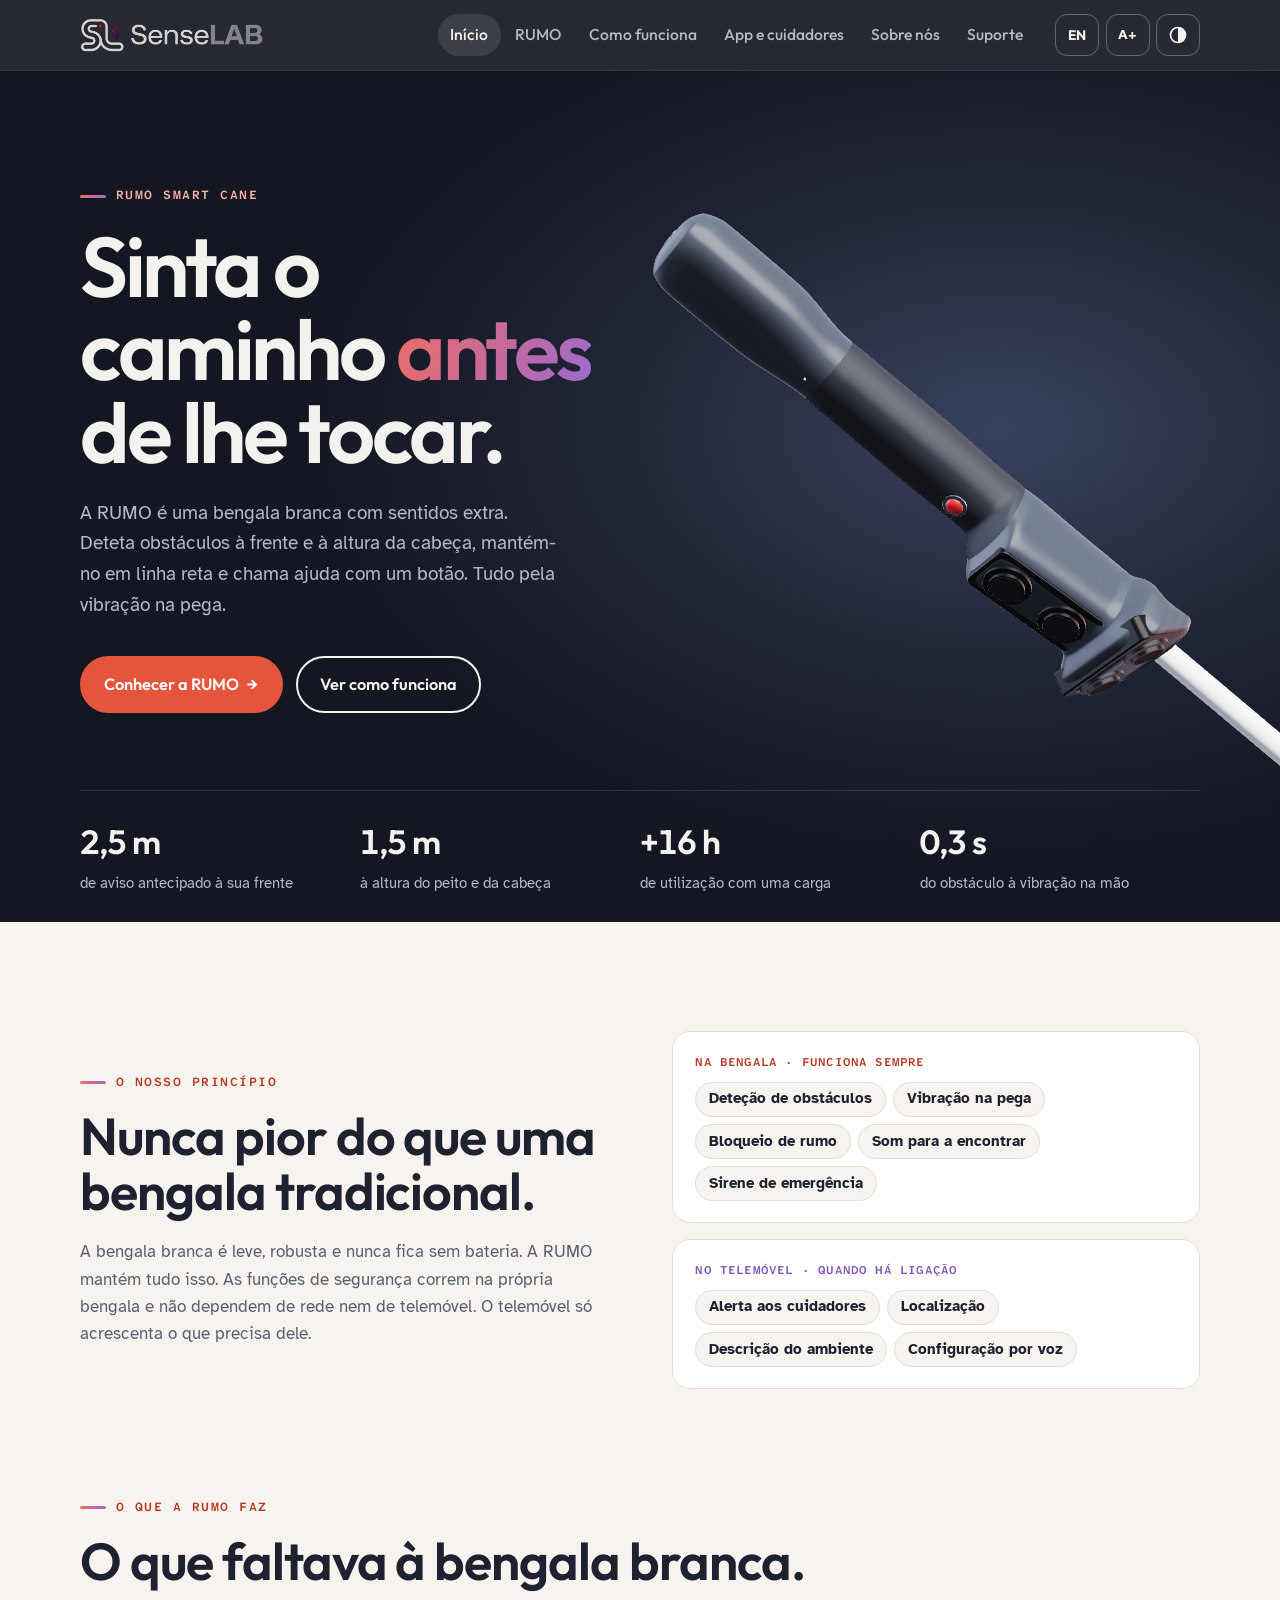
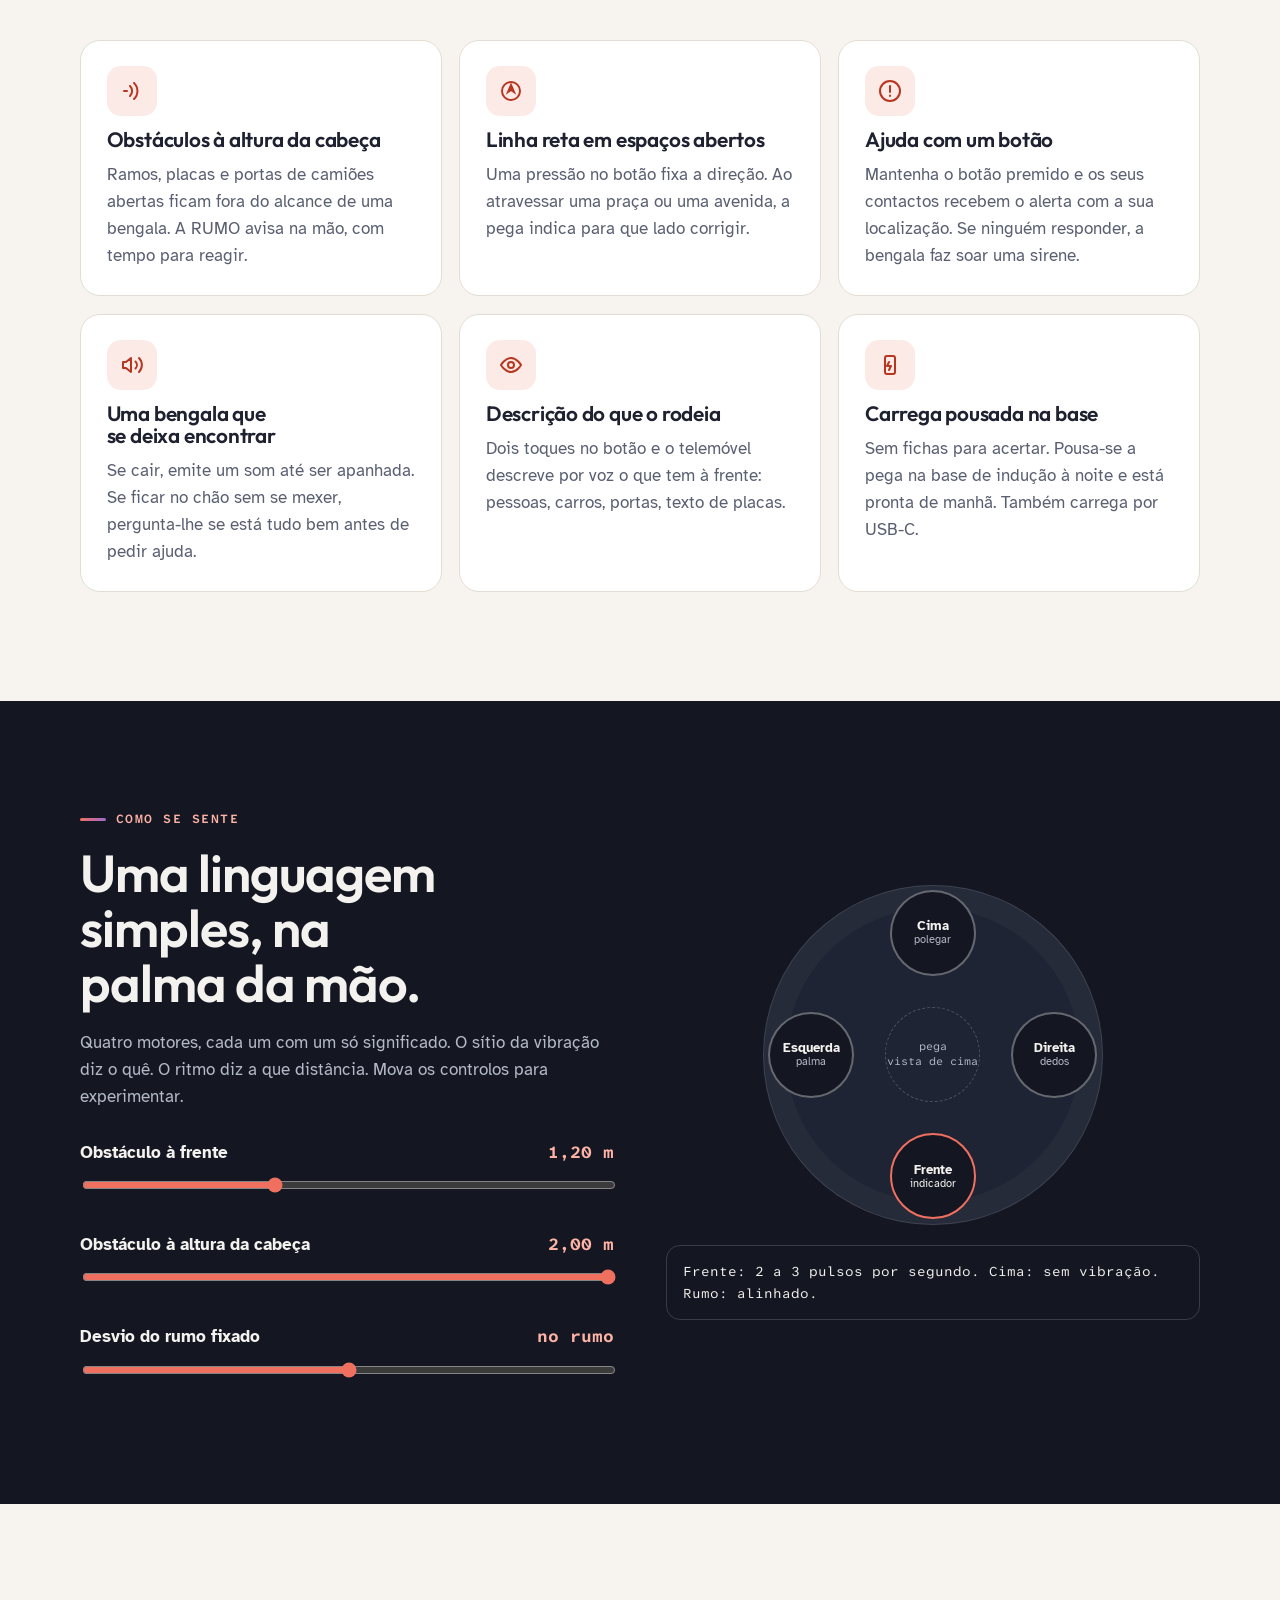
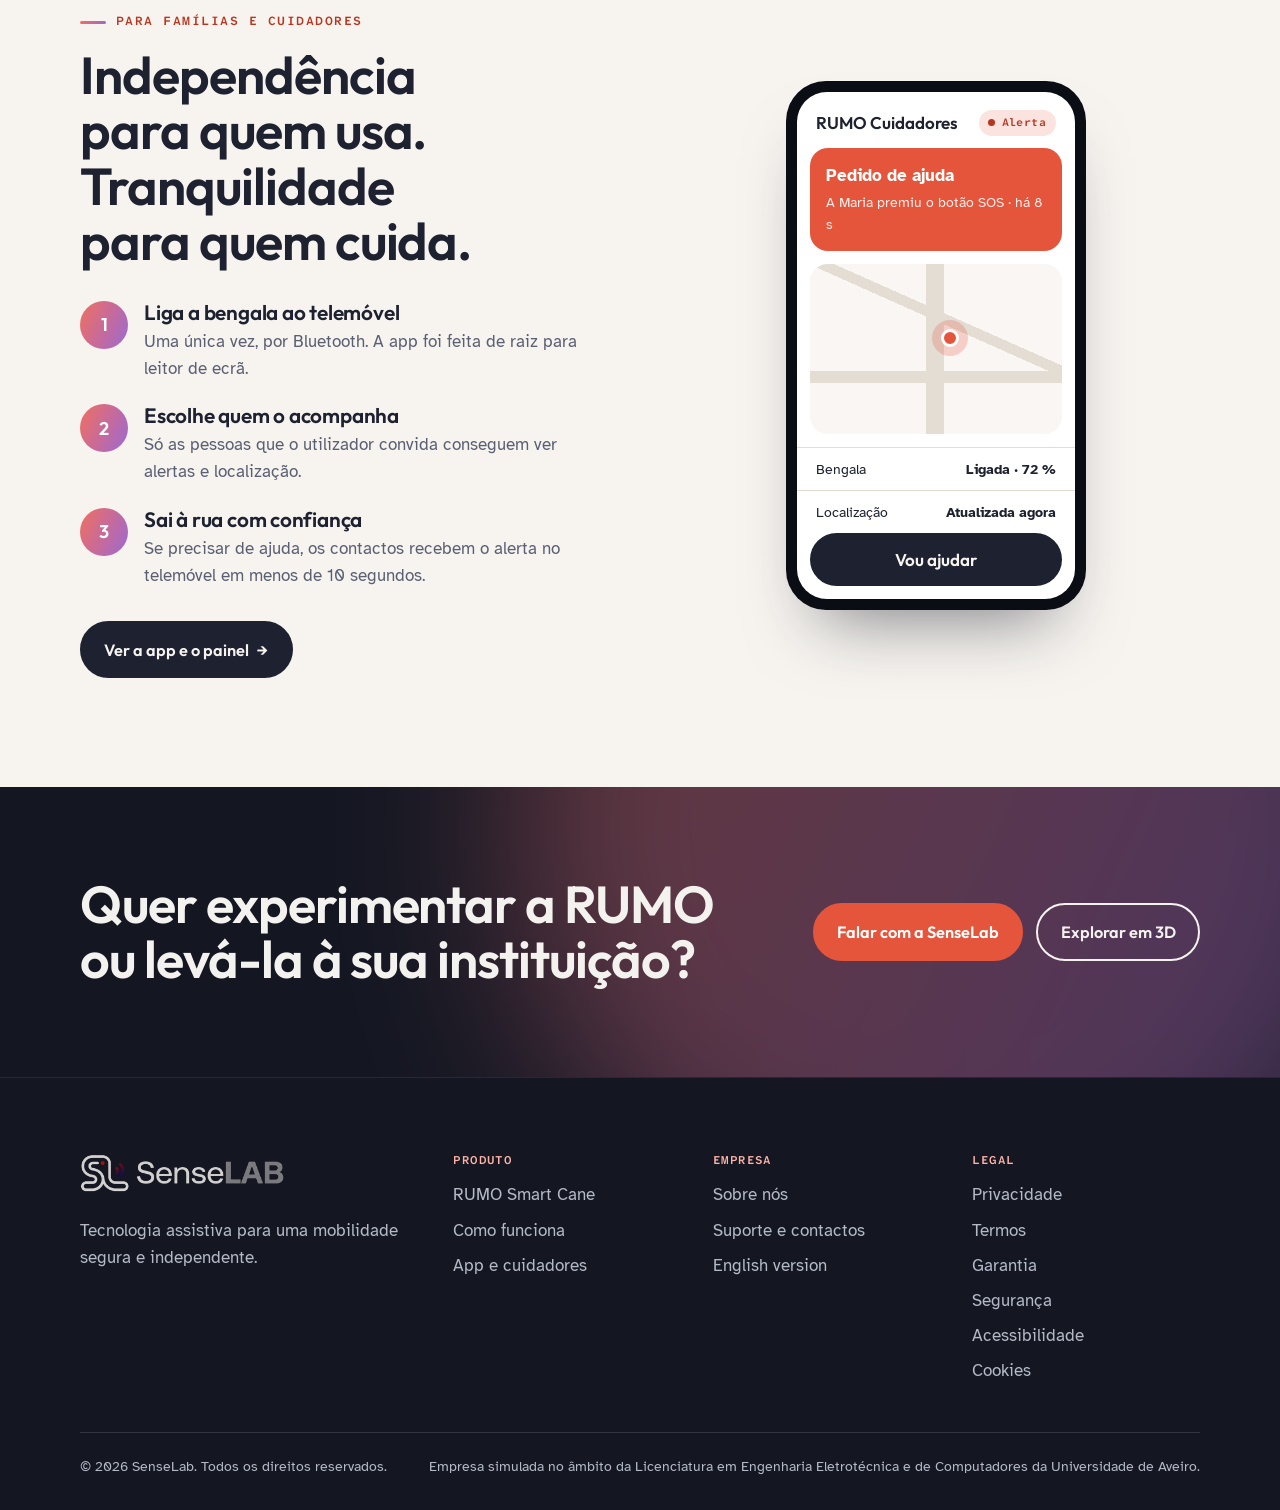
<file: index.html>
<!DOCTYPE html>
<html lang="pt-PT">
<head>
<meta charset="utf-8">
<meta name="viewport" content="width=device-width, initial-scale=1">
<title>SenseLab · RUMO Smart Cane</title>
<meta name="description" content="SenseLab: tecnologia assistiva para uma mobilidade independente. Conheça a RUMO, a bengala inteligente que deteta obstáculos à frente e à altura da cabeça, mantém o rumo e chama ajuda com um botão.">
<meta name="theme-color" content="#141722">
<link rel="canonical" href="https://andresehenriques.github.io/Site/">
<link rel="alternate" hreflang="pt-PT" href="https://andresehenriques.github.io/Site/">
<link rel="alternate" hreflang="en" href="https://andresehenriques.github.io/Site/en/">
<link rel="icon" type="image/png" sizes="32x32" href="assets/favicon-32.png">
<link rel="icon" type="image/png" sizes="512x512" href="assets/icon-512.png">
<link rel="apple-touch-icon" href="assets/apple-touch-icon.png">
<meta property="og:type" content="website">
<meta property="og:site_name" content="SenseLab">
<meta property="og:locale" content="pt_PT">
<meta property="og:locale:alternate" content="en_GB">
<meta property="og:title" content="RUMO Smart Cane · SenseLab">
<meta property="og:description" content="A bengala branca com sentidos extra: deteta obstáculos à frente e à altura da cabeça, mantém o rumo e chama ajuda com um botão.">
<meta property="og:url" content="https://andresehenriques.github.io/Site/">
<meta property="og:image" content="https://andresehenriques.github.io/Site/assets/og.jpg">
<meta property="og:image:width" content="1200">
<meta property="og:image:height" content="630">
<meta property="og:image:alt" content="Pega da bengala RUMO sobre fundo escuro, com o título Sinta o caminho antes de lhe tocar.">
<meta name="twitter:card" content="summary_large_image">
<link rel="preconnect" href="https://fonts.googleapis.com">
<link rel="preconnect" href="https://fonts.gstatic.com" crossorigin>
<link href="https://fonts.googleapis.com/css2?family=Atkinson+Hyperlegible:ital,wght@0,400;0,700;1,400&family=Atkinson+Hyperlegible+Mono:wght@400;600&family=Outfit:wght@400;500;600;700&display=swap" rel="stylesheet">
<link rel="stylesheet" href="assets/style.css">
</head>
<body>
<a class="skip" href="#conteudo">Saltar para o conteúdo</a>

<header class="site">
  <div class="wrap bar">
    <a class="brand" href="#inicio" aria-label="SenseLab, página inicial"><img src="assets/logo-dark.png" alt="SenseLab" width="720" height="134"></a>
    <nav class="main" id="nav" aria-label="Principal">
      <a href="#inicio" data-nav="inicio">Início</a>
      <a href="#rumo" data-nav="rumo">RUMO</a>
      <a href="#como-funciona" data-nav="como-funciona">Como funciona</a>
      <a href="#app" data-nav="app">App e cuidadores</a>
      <a href="#sobre" data-nav="sobre">Sobre nós</a>
      <a href="#suporte" data-nav="suporte">Suporte</a>
    </nav>
    <div class="tools">
      <a class="lang" id="lang" href="en/" hreflang="en" lang="en" aria-label="English version">EN</a>
      <button type="button" id="btn-size" aria-pressed="false" aria-label="Aumentar o texto">A+</button>
      <button type="button" id="btn-theme" aria-pressed="false" aria-label="Mudar para tema escuro"><svg width="20" height="20" viewBox="0 0 24 24" aria-hidden="true" focusable="false"><circle cx="12" cy="12" r="9" fill="none" stroke="currentColor" stroke-width="2"/><path d="M12 3a9 9 0 010 18z" fill="currentColor"/></svg></button>
      <button type="button" id="btn-menu" aria-expanded="false" aria-controls="nav" aria-label="Menu"><svg width="20" height="20" viewBox="0 0 24 24" aria-hidden="true" focusable="false"><path d="M4 7h16M4 12h16M4 17h16" stroke="currentColor" stroke-width="2.2" stroke-linecap="round"/></svg></button>
    </div>
  </div>
</header>

<main id="conteudo" tabindex="-1">

<!-- ============ INÍCIO ============ -->
<div class="view on" data-view="inicio">
  <div class="hero">
    <svg class="arcs" viewBox="0 0 200 200" aria-hidden="true"><defs><linearGradient id="arcgrad" x1="0" y1="0" x2="1" y2="1"><stop offset="0" stop-color="#F0705F"/><stop offset="1" stop-color="#9A6BD1"/></linearGradient></defs><circle cx="100" cy="100" r="98"/><circle cx="100" cy="100" r="98"/><circle cx="100" cy="100" r="98"/></svg>
    <div class="hero-stage"><div class="three" id="hero3d" role="img" aria-label="Modelo 3D da pega da bengala RUMO a rodar lentamente: pega preta com punho macio, dois sensores ultrassónicos, botão vermelho e haste branca."></div></div>
    <div class="wrap">
      <div class="hero-copy">
        <p class="eyebrow">RUMO Smart Cane</p>
        <h1>Sinta o caminho <span class="gtext">antes</span> de lhe tocar.</h1>
        <p class="lede">A RUMO é uma bengala branca com sentidos extra. Deteta obstáculos à frente e à altura da cabeça, mantém-no em linha reta e chama ajuda com um botão. Tudo pela vibração na pega.</p>
        <div class="cta">
          <a class="btn primary" href="#rumo">Conhecer a RUMO <span class="arr" aria-hidden="true">→</span></a>
          <a class="btn" href="#como-funciona">Ver como funciona</a>
        </div>
      </div>
    </div>
    <div class="wrap stats-wrap">
      <div class="stats">
        <div class="stat"><b>2,5 m</b><span>de aviso antecipado à sua frente</span></div>
        <div class="stat"><b>1,5 m</b><span>à altura do peito e da cabeça</span></div>
        <div class="stat"><b>+16 h</b><span>de utilização com uma carga</span></div>
        <div class="stat"><b>0,3 s</b><span>do obstáculo à vibração na mão</span></div>
      </div>
    </div>
  </div>

  <section aria-labelledby="h-princ">
    <div class="wrap principle">
      <div>
        <p class="eyebrow">O nosso princípio</p>
        <h2 id="h-princ" style="margin-top:1rem">Nunca pior do que uma bengala tradicional.</h2>
        <p class="muted prose" style="margin-top:1.2rem">A bengala branca é leve, robusta e nunca fica sem bateria. A RUMO mantém tudo isso. As funções de segurança correm na própria bengala e não dependem de rede nem de telemóvel. O telemóvel só acrescenta o que precisa dele.</p>
      </div>
      <div class="onoff">
        <div class="row"><span class="tag">Na bengala · funciona sempre</span><div class="chips"><span>Deteção de obstáculos</span><span>Vibração na pega</span><span>Bloqueio de rumo</span><span>Som para a encontrar</span><span>Sirene de emergência</span></div></div>
        <div class="row"><span class="tag">No telemóvel · quando há ligação</span><div class="chips"><span>Alerta aos cuidadores</span><span>Localização</span><span>Descrição do ambiente</span><span>Configuração por voz</span></div></div>
      </div>
    </div>
  </section>

  <section class="tight" aria-labelledby="h-why">
    <div class="wrap">
      <div class="head">
        <p class="eyebrow">O que a RUMO faz</p>
        <h2 id="h-why">O que faltava à bengala branca.</h2>
      </div>
      <div class="grid3">
        <article class="card">
          <span class="ic" aria-hidden="true"><svg width="24" height="24" viewBox="0 0 24 24" fill="none" stroke="currentColor" stroke-width="2" stroke-linecap="round"><path d="M4 12h3M10 7a7 7 0 010 10M14 4a11 11 0 010 16"/></svg></span>
          <h3>Obstáculos à altura da cabeça</h3>
          <p class="muted">Ramos, placas e portas de camiões abertas ficam fora do alcance de uma bengala. A RUMO avisa na mão, com tempo para reagir.</p>
        </article>
        <article class="card">
          <span class="ic" aria-hidden="true"><svg width="24" height="24" viewBox="0 0 24 24" fill="none" stroke="currentColor" stroke-width="2"><circle cx="12" cy="12" r="9"/><path d="M12 6l3 7-3-2-3 2z" fill="currentColor"/></svg></span>
          <h3>Linha reta em espaços abertos</h3>
          <p class="muted">Uma pressão no botão fixa a direção. Ao atravessar uma praça ou uma avenida, a pega indica para que lado corrigir.</p>
        </article>
        <article class="card">
          <span class="ic" aria-hidden="true"><svg width="24" height="24" viewBox="0 0 24 24" fill="none" stroke="currentColor" stroke-width="2" stroke-linecap="round"><path d="M12 7v6M12 16.5v.5"/><circle cx="12" cy="12" r="10"/></svg></span>
          <h3>Ajuda com um botão</h3>
          <p class="muted">Mantenha o botão premido e os seus contactos recebem o alerta com a sua localização. Se ninguém responder, a bengala faz soar uma sirene.</p>
        </article>
        <article class="card">
          <span class="ic" aria-hidden="true"><svg width="24" height="24" viewBox="0 0 24 24" fill="none" stroke="currentColor" stroke-width="2" stroke-linejoin="round"><path d="M11 5L6 9H3v6h3l5 4z"/><path d="M15.5 8.5a5 5 0 010 7M19 5a10 10 0 010 14" stroke-linecap="round"/></svg></span>
          <h3>Uma bengala que se deixa encontrar</h3>
          <p class="muted">Se cair, emite um som até ser apanhada. Se ficar no chão sem se mexer, pergunta-lhe se está tudo bem antes de pedir ajuda.</p>
        </article>
        <article class="card">
          <span class="ic" aria-hidden="true"><svg width="24" height="24" viewBox="0 0 24 24" fill="none" stroke="currentColor" stroke-width="2"><path d="M2 12s4-7 10-7 10 7 10 7-4 7-10 7S2 12 2 12z"/><circle cx="12" cy="12" r="3"/></svg></span>
          <h3>Descrição do que o rodeia</h3>
          <p class="muted">Dois toques no botão e o telemóvel descreve por voz o que tem à frente: pessoas, carros, portas, texto de placas.</p>
        </article>
        <article class="card">
          <span class="ic" aria-hidden="true"><svg width="24" height="24" viewBox="0 0 24 24" fill="none" stroke="currentColor" stroke-width="2" stroke-linejoin="round"><rect x="7" y="3" width="10" height="18" rx="2"/><path d="M11 9l-2 4h4l-2 4" stroke-linecap="round"/></svg></span>
          <h3>Carrega pousada na base</h3>
          <p class="muted">Sem fichas para acertar. Pousa-se a pega na base de indução à noite e está pronta de manhã. Também carrega por USB-C.</p>
        </article>
      </div>
    </div>
  </section>

  <section class="dark" aria-labelledby="h-demo">
    <div class="wrap demo">
      <div>
        <p class="eyebrow">Como se sente</p>
        <h2 id="h-demo" style="margin-top:1rem">Uma linguagem simples, na palma da mão.</h2>
        <p class="muted prose" style="margin-top:1.1rem">Quatro motores, cada um com um só significado. O sítio da vibração diz o quê. O ritmo diz a que distância. Mova os controlos para experimentar.</p>
        <div class="controls">
          <div class="ctrl"><label for="d-front">Obstáculo à frente <output id="o-front" for="d-front"></output></label><input type="range" id="d-front" min="20" max="300" value="120" step="5"></div>
          <div class="ctrl"><label for="d-top">Obstáculo à altura da cabeça <output id="o-top" for="d-top"></output></label><input type="range" id="d-top" min="20" max="200" value="200" step="5"></div>
          <div class="ctrl"><label for="d-head">Desvio do rumo fixado <output id="o-head" for="d-head"></output></label><input type="range" id="d-head" min="-40" max="40" value="0" step="1"></div>
        </div>
      </div>
      <div>
        <div class="grip" aria-hidden="true">
          <div class="motor m-top" id="m-top">Cima<small>polegar</small></div>
          <div class="motor m-front" id="m-front">Frente<small>indicador</small></div>
          <div class="motor m-left" id="m-left">Esquerda<small>palma</small></div>
          <div class="motor m-right" id="m-right">Direita<small>dedos</small></div>
          <div class="center">pega<br>vista de cima</div>
        </div>
        <p class="readout" id="readout" role="status" aria-live="polite"></p>
      </div>
    </div>
  </section>

  <section aria-labelledby="h-care">
    <div class="wrap split">
      <div>
        <p class="eyebrow">Para famílias e cuidadores</p>
        <h2 id="h-care" style="margin-top:1rem">Independência para quem usa. Tranquilidade para quem cuida.</h2>
        <ol class="steps" style="margin-top:2rem">
          <li><div><h3>Liga a bengala ao telemóvel</h3><p class="muted">Uma única vez, por Bluetooth. A app foi feita de raiz para leitor de ecrã.</p></div></li>
          <li><div><h3>Escolhe quem o acompanha</h3><p class="muted">Só as pessoas que o utilizador convida conseguem ver alertas e localização.</p></div></li>
          <li><div><h3>Sai à rua com confiança</h3><p class="muted">Se precisar de ajuda, os contactos recebem o alerta no telemóvel em menos de 10 segundos.</p></div></li>
        </ol>
        <p style="margin-top:2rem"><a class="btn ink" href="#app">Ver a app e o painel <span class="arr" aria-hidden="true">→</span></a></p>
      </div>
      <div class="phone" aria-hidden="true">
        <div class="screen">
          <div class="top"><span>RUMO Cuidadores</span><span class="pill alert">Alerta</span></div>
          <div class="alertbox"><b>Pedido de ajuda</b><small>A Maria premiu o botão SOS · há 8 s</small></div>
          <div class="map"><span class="pin"></span></div>
          <div class="row"><span>Bengala</span><span>Ligada · 72 %</span></div>
          <div class="row"><span>Localização</span><span>Atualizada agora</span></div>
          <div class="ack">Vou ajudar</div>
        </div>
      </div>
    </div>
  </section>

  <div class="cta-band">
    <div class="wrap">
      <h2>Quer experimentar a RUMO ou levá-la à sua instituição?</h2>
      <div class="acts">
        <a class="btn primary" href="#suporte">Falar com a SenseLab</a>
        <a class="btn" href="#rumo">Explorar em 3D</a>
      </div>
    </div>
  </div>
</div>

<!-- ============ RUMO ============ -->
<div class="view" data-view="rumo">
  <div class="pagehead">
    <div class="wrap">
      <p class="eyebrow">Produto</p>
      <h1>RUMO Smart Cane</h1>
      <p class="lede">Uma bengala branca completa, com toda a eletrónica numa pega leve e equilibrada. O nome diz ao que vem: ajudá-lo a manter o rumo.</p>
    </div>
  </div>

  <section aria-labelledby="h-3d">
    <div class="wrap">
      <div class="head"><p class="eyebrow">Explorar em 3D</p><h2 id="h-3d">Por fora e por dentro.</h2><p class="muted prose">Rode o modelo, escolha um ponto para saber o que faz ou mude para a vista interior para ver a eletrónica dentro da pega.</p></div>
      <div class="explorer">
        <div class="viewer" id="viewer">
          <div class="modes" role="group" aria-label="Vista do modelo">
            <button type="button" id="mode-ext" aria-pressed="true">Exterior</button>
            <button type="button" id="mode-int" aria-pressed="false">Interior</button>
            <button type="button" id="mode-full" aria-pressed="false">Bengala inteira</button>
          </div>
          <div class="three" id="mv" role="img" aria-label="Modelo 3D interativo da pega da RUMO. Use a lista de componentes para navegar."><div class="hs-layer" id="hs-layer"></div></div>
          <p class="vhint" aria-hidden="true">Arraste para rodar</p>
          <div class="camctl" role="group" aria-label="Controlo da câmara">
            <button type="button" id="cam-left" aria-label="Rodar para a esquerda">⟲</button>
            <button type="button" id="cam-right" aria-label="Rodar para a direita">⟳</button>
            <button type="button" id="cam-out" aria-label="Afastar">−</button>
            <button type="button" id="cam-in" aria-label="Aproximar">+</button>
          </div>
        </div>
        <aside class="panel">
          <div id="part-info" aria-live="polite">
            <p class="k" id="part-k">Pega SL_MK1</p>
            <h3 id="part-t">A pega da RUMO</h3>
            <p class="muted" id="part-d" style="margin-top:.6rem">Casca rígida com punho macio, sensores na frente e a bateria ao longo do eixo, junto à mão, para não pesar no pulso. Escolha um componente.</p>
          </div>
          <ul class="parts" id="parts" aria-label="Componentes"></ul>
        </aside>
      </div>
      <div class="fig-head"><h3>Vista técnica da pega</h3><a class="fig-zoom" href="assets/rumo-2.webp" target="_blank" rel="noopener">Abrir em tamanho real <span aria-hidden="true">↗</span></a></div>
      <figure class="figure">
        <img src="assets/rumo-2.webp" width="1800" height="1013" loading="lazy" decoding="async" alt="Pega da RUMO vista em transparência, com os componentes assinalados. Na frente, o sensor frontal e o sensor superior, ambos ultrassónicos A02YYUW, com o processador ESP32-S3 e o sensor de movimento BNO085 por baixo. A meio, o botão SOS sob o polegar e os quatro motores de vibração: de cima, na zona do polegar; da frente, na zona do indicador; direito, nas pontas dos dedos; esquerdo, na zona da palma. Na ponta, a bateria 18650 ao longo do eixo, a entrada USB-C e a bobina de carregamento por indução, por baixo.">
        <figcaption>Desenho de conceito. Os quatro motores de vibração estão assinalados a cor, com a zona da mão a que correspondem.</figcaption>
      </figure>
    </div>
  </section>

  <section class="tight" aria-labelledby="h-feat">
    <div class="wrap">
      <div class="head"><p class="eyebrow">Funcionalidades</p><h2 id="h-feat">Feita para o dia a dia na rua.</h2></div>
      <div class="grid3">
        <div class="card"><h3>Deteção dupla por ultrassons</h3><p class="muted">Um sensor aponta em frente, o outro para cima. O feixe largo apanha grades, vedações, postes finos e portas de vidro, e não se deixa enganar pelo sol.</p><a class="more" href="#como-funciona">Como funciona →</a></div>
        <div class="card"><h3>Bloqueio de rumo</h3><p class="muted">A bengala memoriza a direção e ajuda a mantê-la dentro de ±10°. Junto a estruturas metálicas que perturbam a bússola, suspende-se e avisa, em vez de guiar mal.</p></div>
        <div class="card"><h3>Um único botão</h3><p class="muted">À prova de água, debaixo do polegar. Nível de bateria, descrição do ambiente, bloqueio de rumo e SOS, sem mudar a posição da mão.</p></div>
        <div class="card"><h3>Emergência em vários níveis</h3><p class="muted">Alerta aos contactos, confirmação de quem vai ajudar, sirene na bengala e chamada para o 112 a um toque se ninguém responder.</p></div>
        <div class="card"><h3>Leve e equilibrada</h3><p class="muted">A pega foi pensada para pesar no máximo 200 g, com o peso junto à mão. Uma bengala varre de um lado para o outro o dia inteiro.</p></div>
        <div class="card"><h3>Pronta para a rua</h3><p class="muted">Proteção IP54 contra chuva e pó, funcionamento entre −10 e +45 °C e uma caixa feita para aguentar as pancadas do uso normal.</p></div>
      </div>
    </div>
  </section>

  <section class="tight" aria-labelledby="h-spec">
    <div class="wrap">
      <div class="head"><p class="eyebrow">Especificações</p><h2 id="h-spec">Em detalhe.</h2></div>
      <div class="tbl-wrap">
        <table class="tbl">
          <caption class="sr">Especificações técnicas da RUMO Smart Cane</caption>
          <tbody>
            <tr><th scope="row">Deteção à frente</th><td>Aviso a partir de <b>2,5 m</b> (ajustável na app). Alcance do sensor de 0,2 a 4,5 m.</td></tr>
            <tr><th scope="row">Deteção à altura da cabeça</th><td>Aviso a partir de <b>1,5 m</b> (ajustável na app).</td></tr>
            <tr><th scope="row">Tempo de resposta</th><td>No máximo <b>0,3 s</b> entre o obstáculo entrar no alcance e a primeira vibração.</td></tr>
            <tr><th scope="row">Feedback</th><td>4 motores de vibração na pega e sinal sonoro.</td></tr>
            <tr><th scope="row">Orientação</th><td>Sensor de movimento de 9 eixos com bússola. Bloqueio de rumo dentro de ±10°.</td></tr>
            <tr><th scope="row">Ligação ao telemóvel</th><td>Bluetooth 5 Low Energy, encriptado. Android e iOS.</td></tr>
            <tr><th scope="row">Bateria</th><td>Iões de lítio, 3350 mAh. <b>Mais de 16 horas</b> de utilização ativa por carga.</td></tr>
            <tr><th scope="row">Carregamento</th><td>Base de indução incluída ou USB-C. Carga completa durante a noite (cerca de 9 h).</td></tr>
            <tr><th scope="row">Resistência</th><td>IP54 (salpicos e pó). Utilização entre −10 e +45 °C.</td></tr>
            <tr><th scope="row">Peso da pega</th><td>200 g, no máximo.</td></tr>
            <tr><th scope="row">Acessibilidade</th><td>App compatível com VoiceOver e TalkBack. Painel web segundo as WCAG 2.1 AA.</td></tr>
          </tbody>
        </table>
      </div>
      <p class="note">A RUMO está em fase de protótipo. Estes são os valores de projeto, que serão confirmados nos testes com utilizadores.</p>

      <div class="two" style="margin-top:2.6rem">
        <div><h3 style="margin-bottom:1rem">Na caixa</h3><div class="box"><span>RUMO Smart Cane</span><span>Base de carregamento por indução</span><span>Alimentador da base</span><span>Guia rápido em áudio e braille</span></div></div>
        <div><h3 style="margin-bottom:1rem">Acessório opcional</h3><div class="box"><span>Suporte de peito para telemóvel</span></div><p class="note" style="margin-top:.8rem">Mantém a câmara virada para a frente, para pedir descrições do ambiente sem largar a bengala.</p></div>
      </div>
    </div>
  </section>

  <section class="tight" aria-labelledby="h-next">
    <div class="wrap">
      <div class="head"><p class="eyebrow">A seguir</p><h2 id="h-next">O que estamos a preparar.</h2></div>
      <div class="road">
        <div><b>01</b><h3>Descrição contínua</h3><p class="muted">Avisos automáticos de passadeiras, degraus e portas, sem ser preciso pedir.</p></div>
        <div><b>02</b><h3>Vibração mais precisa</h3><p class="muted">Novos motores que indicam direções intermédias, com menos consumo.</p></div>
        <div><b>03</b><h3>Carregamento Qi</h3><p class="muted">Compatibilidade com qualquer base de carregamento sem fios normalizada.</p></div>
        <div><b>04</b><h3>Navegação passo a passo</h3><p class="muted">Mapas offline integrados com o bloqueio de rumo.</p></div>
      </div>
    </div>
  </section>

  <div class="cta-band"><div class="wrap"><h2>Quer perceber como a RUMO fala consigo?</h2><div class="acts"><a class="btn primary" href="#como-funciona">Como funciona</a><a class="btn" href="#suporte">Perguntas frequentes</a></div></div></div>
</div>

<!-- ============ COMO FUNCIONA ============ -->
<div class="view" data-view="como-funciona">
  <div class="pagehead">
    <div class="wrap">
      <p class="eyebrow">Como funciona</p>
      <h1>Dois sensores, quatro motores, um botão.</h1>
      <p class="lede">A RUMO aprende-se numa sessão de meia hora. Sem ecrãs e sem menus: tudo passa pela mão.</p>
    </div>
  </div>

  <section aria-labelledby="h-sens">
    <div class="wrap split">
      <div>
        <p class="eyebrow">Deteção</p>
        <h2 id="h-sens" style="margin-top:1rem">Vê o que a bengala não toca.</h2>
        <p class="muted prose" style="margin-top:1.2rem">A ponta da bengala continua a ler o chão, como sempre. Os dois sensores ultrassónicos da pega tratam do resto: um aponta em frente, o outro para cima, para a zona entre a cintura e a cabeça.</p>
        <p class="muted prose" style="margin-top:.9rem">Escolhemos ultrassons em vez de laser porque o feixe largo deteta grades, vedações e postes finos por onde um laser passaria, e porque não é afetado pelo sol nem por superfícies de vidro.</p>
      </div>
      <figure class="diagram" style="margin:0">
        <svg viewBox="0 0 760 400" role="img" aria-labelledby="dg-t dg-d">
          <title id="dg-t">Alcance dos dois sensores da RUMO</title>
          <desc id="dg-d">Uma pessoa caminha com a bengala. O sensor frontal deteta um poste a 2,5 metros. O sensor de cabeça, inclinado para cima, deteta uma placa suspensa a 1,5 metros.</desc>
          <line x1="20" y1="352" x2="740" y2="352" stroke="var(--line)" stroke-width="3" stroke-linecap="round"/>
          <!-- feixes -->
          <polygon points="210,240 690,196 690,292" fill="var(--accent)" opacity=".1"/>
          <polygon class="beam1" points="210,240 690,196 690,292" fill="none" stroke="var(--accent)" stroke-width="2"/>
          <polygon points="208,234 372,44 446,96" fill="var(--violet)" opacity=".12"/>
          <polygon class="beam2" points="208,234 372,44 446,96" fill="none" stroke="var(--violet)" stroke-width="2"/>
          <!-- obstáculos -->
          <rect x="690" y="186" width="18" height="166" rx="6" fill="var(--muted)"/>
          <rect x="690" y="206" width="18" height="10" fill="var(--paper)"/>
          <line x1="430" y1="14" x2="430" y2="44" stroke="var(--muted)" stroke-width="4"/>
          <rect x="372" y="40" width="116" height="40" rx="6" fill="var(--muted)"/>
          <!-- pessoa -->
          <circle cx="118" cy="92" r="24" fill="var(--ink)"/>
          <path d="M92 132 q26 -14 52 0 v96 q-26 10 -52 0z" fill="var(--ink)"/>
          <path d="M104 236 l-8 114 M132 236 l10 114" stroke="var(--ink)" stroke-width="16" stroke-linecap="round"/>
          <path d="M138 146 l32 56" stroke="var(--ink)" stroke-width="13" stroke-linecap="round"/>
          <!-- bengala -->
          <line x1="212" y1="246" x2="334" y2="350" stroke="var(--surface)" stroke-width="9" stroke-linecap="round"/>
          <line x1="212" y1="246" x2="334" y2="350" stroke="var(--muted)" stroke-width="5" stroke-linecap="round"/>
          <line x1="300" y1="321" x2="318" y2="336" stroke="var(--accent)" stroke-width="6"/>
          <line x1="160" y1="201" x2="212" y2="246" stroke="var(--ink)" stroke-width="15" stroke-linecap="round"/>
          <circle cx="210" cy="240" r="6" fill="var(--accent)"/><circle cx="207" cy="233" r="5" fill="var(--violet)"/>
          <!-- legendas -->
          <text x="470" y="318" font-size="17" font-weight="700">Sensor frontal</text>
          <text x="470" y="338" class="sm">aviso até 2,5 m</text>
          <text x="502" y="56" font-size="17" font-weight="700">Sensor de cabeça</text>
          <text x="502" y="76" class="sm">aviso até 1,5 m</text>
          <text x="346" y="384" class="sm">a ponta continua a ler o chão</text>
        </svg>
      </figure>
    </div>
  </section>

  <section class="tight" aria-labelledby="h-ang">
    <div class="wrap">
      <div class="head">
        <p class="eyebrow">Geometria</p>
        <h2 id="h-ang">Sensores apontados para onde importa.</h2>
        <p class="muted prose">Ao caminhar, a bengala faz cerca de 40° com o chão. A pega foi desenhada a partir dessa posição: o sensor frontal fica na horizontal, a olhar em frente, e o sensor superior sobe 44° para apanhar o que está à altura do peito e da cabeça.</p>
        <p class="muted prose">Assim, os dois feixes cobrem zonas diferentes e não se sobrepõem ao que a ponta da bengala já lê no chão.</p>
      </div>
      <figure class="figure">
        <img src="assets/rumo-1.webp" width="1800" height="1013" loading="lazy" decoding="async" alt="Vista lateral da pega com a bengala na posição de marcha, com a haste a 40 graus do chão. O sensor frontal aponta na horizontal, em frente, e faz 39 graus com o eixo da pega. O sensor superior aponta 44 graus acima da horizontal, para obstáculos à altura do peito e da cabeça.">
        <figcaption>Desenho de conceito: a bengala na posição de marcha, vista de lado.</figcaption>
      </figure>
    </div>
  </section>

  <section class="dark" aria-labelledby="h-lang">
    <div class="wrap">
      <div class="head"><p class="eyebrow">Vibração</p><h2 id="h-lang">O sítio diz o quê. O ritmo diz a que distância.</h2><p class="muted prose">Cada motor fica numa zona diferente da mão e tem um só significado. Se houver um obstáculo à frente e outro em cima, os pulsos alternam para nunca se confundirem.</p></div>
      <div class="two">
        <div class="tbl-wrap">
          <table class="tbl">
            <caption class="sr">Significado de cada motor</caption>
            <thead><tr><th scope="col">Motor</th><th scope="col">Onde se sente</th><th scope="col">O que significa</th></tr></thead>
            <tbody>
              <tr><th scope="row">Frente</th><td>Dedo indicador</td><td><b>Obstáculo à frente</b></td></tr>
              <tr><th scope="row">Cima</th><td>Polegar</td><td><b>Obstáculo à altura da cabeça</b></td></tr>
              <tr><th scope="row">Esquerda</th><td>Palma da mão</td><td><b>Corrigir o rumo</b> para a esquerda</td></tr>
              <tr><th scope="row">Direita</th><td>Pontas dos dedos</td><td><b>Corrigir o rumo</b> para a direita</td></tr>
              <tr><th scope="row">Os quatro</th><td>Toda a pega</td><td>Avisos do sistema: ligação perdida, bateria fraca, contagem do SOS</td></tr>
            </tbody>
          </table>
        </div>
        <div class="tbl-wrap">
          <table class="tbl">
            <caption class="sr">Ritmo da vibração conforme a distância</caption>
            <thead><tr><th scope="col">À frente</th><th scope="col">Em cima</th><th scope="col">Ritmo</th></tr></thead>
            <tbody>
              <tr><td>Mais de 2,5 m</td><td>Mais de 1,5 m</td><td><span class="pulse none" aria-hidden="true"><i></i></span><b>Sem vibração</b></td></tr>
              <tr><td>2,5 a 1,5 m</td><td>1,5 a 1,0 m</td><td><span class="pulse" aria-hidden="true"><i></i></span><b>1 pulso por segundo</b></td></tr>
              <tr><td>1,5 a 0,8 m</td><td>1,0 a 0,6 m</td><td><span class="pulse" aria-hidden="true"><i></i><i></i></span><b>2 a 3 por segundo</b></td></tr>
              <tr><td>0,8 a 0,4 m</td><td>0,6 a 0,3 m</td><td><span class="pulse" aria-hidden="true"><i></i><i></i><i></i><i></i></span><b>5 por segundo</b></td></tr>
              <tr><td>Menos de 0,4 m</td><td>Menos de 0,3 m</td><td><span class="pulse bar" aria-hidden="true"><i></i></span><b>Contínua</b></td></tr>
            </tbody>
          </table>
        </div>
      </div>
      <p class="note" style="color:var(--on-deep-muted)">As distâncias e a intensidade ajustam-se na app. Os obstáculos têm sempre prioridade sobre as indicações de rumo.</p>
    </div>
  </section>

  <section aria-labelledby="h-btn">
    <div class="wrap split top">
      <div>
        <p class="eyebrow">O botão</p>
        <h2 id="h-btn" style="margin-top:1rem">Tudo ao alcance do polegar.</h2>
        <p class="muted prose" style="margin-top:1.2rem">Um só botão, à prova de água. O SOS exige uma pressão longa e dá cinco segundos para cancelar, para que nunca seja enviado por engano.</p>
        <p class="muted prose" style="margin-top:.9rem">Os gestos podem ser trocados na app.</p>
      </div>
      <div class="tbl-wrap">
        <table class="tbl">
          <caption class="sr">Gestos do botão</caption>
          <thead><tr><th scope="col">Gesto</th><th scope="col">O que faz</th></tr></thead>
          <tbody>
            <tr><th scope="row"><span class="kbd">1 toque</span></th><td><b>Nível de bateria</b>, por voz na app ou por número de pulsos</td></tr>
            <tr><th scope="row"><span class="kbd">2 toques</span></th><td><b>Descrição do ambiente</b> pela câmara do telemóvel</td></tr>
            <tr><th scope="row"><span class="kbd">Premir 1 s</span></th><td><b>Bloqueio de rumo</b>: ligar ou desligar</td></tr>
            <tr><th scope="row"><span class="kbd">Manter 3 s</span></th><td><b>SOS</b>, com contagem de 5 s que outro toque cancela</td></tr>
            <tr><th scope="row"><span class="kbd">Bengala caída</span></th><td>Qualquer toque <b>pára o sinal sonoro</b> e responde "estou bem"</td></tr>
          </tbody>
        </table>
      </div>
    </div>
  </section>

  <section class="dark" aria-labelledby="h-sos">
    <div class="wrap">
      <div class="head"><p class="eyebrow">Emergência</p><h2 id="h-sos">Quando precisa de ajuda, alguém fica a saber.</h2><p class="muted prose">O alerta parte do botão ou de uma possível queda: se a bengala ficar caída e imóvel durante 45 segundos, pergunta-lhe se está tudo bem. Sem resposta em 30 segundos, pede ajuda por si.</p></div>
      <ol class="timeline">
        <li><h3>O alerta parte</h3><p class="muted">A bengala avisa a app, que envia o pedido de ajuda com a última localização conhecida.</p><span class="when">de imediato</span></li>
        <li><h3>Os contactos são avisados</h3><p class="muted">Notificação no telemóvel de cada cuidador e alerta no painel, com a posição no mapa.</p><span class="when">em menos de 10 s</span></li>
        <li><h3>Alguém responde</h3><p class="muted">O primeiro a confirmar fica responsável. Os outros são informados e a app diz-lhe: "ajuda a caminho".</p><span class="when">"Vou ajudar"</span></li>
        <li><h3>E se ninguém responder?</h3><p class="muted">A bengala faz soar a sirene para chamar quem está perto e o telemóvel propõe a chamada para o 112, a um toque.</p><span class="when">rede de segurança</span></li>
      </ol>
      <div class="two" style="margin-top:1.1rem">
        <div class="card"><h3>Modo simultâneo</h3><p class="muted">Todos os contactos são avisados ao mesmo tempo. É o modo de origem e é sempre usado no SOS manual.</p></div>
        <div class="card"><h3>Modo por prioridade</h3><p class="muted">Nas quedas, avisa um contacto de cada vez, pela ordem que escolher. Para quem prefere incomodar primeiro só uma pessoa próxima.</p></div>
      </div>
    </div>
  </section>

  <section aria-labelledby="h-fail">
    <div class="wrap">
      <div class="head"><p class="eyebrow">Fiabilidade</p><h2 id="h-fail">Pensada para quando as coisas correm mal.</h2></div>
      <div class="tbl-wrap">
        <table class="tbl">
          <caption class="sr">Comportamento da RUMO em caso de falha</caption>
          <thead><tr><th scope="col">Se acontecer isto</th><th scope="col">A RUMO faz isto</th></tr></thead>
          <tbody>
            <tr><th scope="row">O telemóvel desliga-se ou fica longe</th><td>A deteção, a vibração e o bloqueio de rumo continuam a funcionar. A bengala avisa com três pulsos longos e os cuidadores são informados se a ligação não voltar.</td></tr>
            <tr><th scope="row">SOS sem ligação ao telemóvel</th><td>A sirene da bengala toca para chamar quem está perto. O alerta fica guardado e é enviado assim que a ligação voltar.</td></tr>
            <tr><th scope="row">Perturbação magnética</th><td>O bloqueio de rumo suspende-se e avisa, em vez de dar indicações erradas. Retoma sozinho.</td></tr>
            <tr><th scope="row">Bateria fraca</th><td>Aviso na pega e na app, com antecedência. Sem bateria, continua a ser uma bengala branca.</td></tr>
            <tr><th scope="row">Pouca luz para a câmara</th><td>A app diz que a imagem está escura. Tudo o resto funciona normalmente.</td></tr>
          </tbody>
        </table>
      </div>
    </div>
  </section>

  <div class="cta-band"><div class="wrap"><h2>Veja a pega por dentro, peça a peça.</h2><div class="acts"><a class="btn primary" href="#rumo">Explorar em 3D</a><a class="btn" href="#app">App e cuidadores</a></div></div></div>
</div>

<!-- ============ APP ============ -->
<div class="view" data-view="app">
  <div class="pagehead">
    <div class="wrap">
      <p class="eyebrow">App e cuidadores</p>
      <h1>Uma app para ouvir. Um painel para acompanhar.</h1>
      <p class="lede">Quem usa a bengala tem uma app sem mapas nem ecrãs complicados, feita para leitor de ecrã. Quem cuida tem um painel web com a localização e os alertas.</p>
    </div>
  </div>

  <section aria-labelledby="h-app">
    <div class="wrap split">
      <div class="phone" aria-hidden="true">
        <div class="screen">
          <div class="top"><span>RUMO</span><span class="pill">Ligada · 86 %</span></div>
          <div class="voice"><b>RUMO diz</b>Pessoa à frente, a cerca de um metro e meio. Porta à direita.</div>
          <div class="bigbtn">Descrever o ambiente <span>2 toques</span></div>
          <div class="bigbtn">Partilha de localização <span>Ativa</span></div>
          <div class="bigbtn">Contactos de emergência <span>3</span></div>
          <div class="bigbtn">Ajustar a bengala <span>Vibração, distâncias</span></div>
        </div>
      </div>
      <div>
        <p class="eyebrow">App RUMO</p>
        <h2 id="h-app" style="margin-top:1rem">Para quem usa a bengala.</h2>
        <ol class="steps" style="margin-top:2rem">
          <li><div><h3>Tudo por voz</h3><p class="muted">Funciona a 100 % com VoiceOver e TalkBack. Não há mapa: a informação chega falada.</p></div></li>
          <li><div><h3>Descrição do ambiente</h3><p class="muted">Dois toques na bengala e a câmara identifica pessoas, carros, cadeiras e texto. Funciona sem internet e junta a distância medida pela bengala.</p></div></li>
          <li><div><h3>À sua medida</h3><p class="muted">Intensidade da vibração, distâncias de aviso, gestos do botão e contactos de emergência, tudo configurável.</p></div></li>
          <li><div><h3>A localização é sua</h3><p class="muted">Partilhada com os cuidadores de 5 em 5 minutos e em cada alerta. Pode pôr em pausa quando quiser.</p></div></li>
        </ol>
      </div>
    </div>
  </section>

  <section class="tight" aria-labelledby="h-dash">
    <div class="wrap split">
      <div>
        <p class="eyebrow">Painel do cuidador</p>
        <h2 id="h-dash" style="margin-top:1rem">Para quem acompanha.</h2>
        <p class="muted prose" style="margin-top:1.2rem">Abre em qualquer navegador, sem instalar nada. Mostra a última localização de quem acompanha, recebe os alertas em tempo real e deixa confirmar quem vai ajudar.</p>
        <div class="chips" style="margin-top:1.4rem"><span>Mapa com a última localização</span><span>Alertas em 3 segundos</span><span>"Vou ajudar"</span><span>Histórico de alertas</span><span>Notificações no telemóvel</span></div>
        <p class="note">Os contactos e o modo de alerta pertencem ao utilizador. O cuidador vê-os, mas só o utilizador os altera.</p>
      </div>
      <div class="dash" aria-hidden="true">
        <div class="chrome"><i></i><i></i><i></i><span style="margin-left:.6rem">cuidadores.senselab · Maria S.</span></div>
        <div class="body">
          <div class="map"><span class="pin"></span></div>
          <div class="side">
            <div class="item"><span class="pill">Tudo bem</span><b>Maria S.</b><span class="muted">Localização há 2 min · bateria 72 %</span></div>
            <div class="item"><b>Ontem, 17:42</b><span class="muted">Bengala caída · resolvido pela Maria</span></div>
            <div class="item"><b>3 de novembro</b><span class="muted">SOS · o João confirmou em 12 s</span></div>
          </div>
        </div>
      </div>
    </div>
  </section>

  <section class="dark" aria-labelledby="h-priv">
    <div class="wrap">
      <div class="head"><p class="eyebrow">Privacidade</p><h2 id="h-priv">Os seus dados ficam consigo.</h2><p class="muted prose">Localização, imagens e alertas são dados pessoais sensíveis. Tratamo-los com o mínimo indispensável e apenas com o seu consentimento.</p></div>
      <div class="grid3">
        <div class="card"><h3>24 horas</h3><p class="muted">O histórico de localização é apagado ao fim de um dia. Fica apenas a última posição conhecida.</p></div>
        <div class="card"><h3>Imagens nunca guardadas</h3><p class="muted">As fotografias da descrição do ambiente são processadas no momento e descartadas.</p></div>
        <div class="card"><h3>Só quem convidar</h3><p class="muted">Um cuidador só vê os seus dados depois de o utilizador o ligar na app. Cada alerta só é visível para quem foi avisado.</p></div>
        <div class="card"><h3>Servidores na União Europeia</h3><p class="muted">Os dados da aplicação ficam alojados na UE, ao abrigo do RGPD.</p></div>
        <div class="card"><h3>Ligações encriptadas</h3><p class="muted">Entre a bengala e o telemóvel e entre o telemóvel e os servidores. Só o telemóvel emparelhado se liga à bengala.</p></div>
        <div class="card"><h3>30 dias</h3><p class="muted">A localização associada a cada alerta é apagada ao fim de um mês.</p><a class="more" href="#privacidade">Política de privacidade →</a></div>
      </div>
    </div>
  </section>
</div>

<!-- ============ SOBRE ============ -->
<div class="view" data-view="sobre">
  <div class="pagehead">
    <div class="wrap">
      <p class="eyebrow">Sobre nós</p>
      <h1>Tecnologia que se adapta às pessoas.</h1>
      <p class="lede">A SenseLab desenvolve dispositivos eletrónicos de apoio para pessoas com deficiência visual, auditiva, motora ou cognitiva. Começámos pela mobilidade de quem é cego ou tem baixa visão.</p>
    </div>
  </div>
  <section aria-labelledby="h-mv">
    <div class="wrap split top">
      <div><p class="eyebrow">Missão</p><p class="bigquote" id="h-mv" style="margin-top:1rem">Promover a segurança e a independência, integrando sensores inteligentes em objetos do dia a dia.</p></div>
      <div><p class="eyebrow">Visão</p><p class="bigquote" style="margin-top:1rem">Um mundo em que a deficiência deixa de ser uma barreira à mobilidade livre e intuitiva.</p></div>
    </div>
  </section>
  <section class="tight" aria-labelledby="h-val">
    <div class="wrap">
      <div class="head"><p class="eyebrow">Valores</p><h2 id="h-val">Como trabalhamos.</h2></div>
      <div class="road">
        <div><b>01</b><h3>Desenhar com quem usa</h3><p class="muted">Ouvimos pessoas cegas e com baixa visão antes de decidir o que construir, e contactámos a ACAPO para chegar a mais.</p></div>
        <div><b>02</b><h3>Simplicidade</h3><p class="muted">Cada função tem de resolver um problema real sem criar um novo ponto de falha.</p></div>
        <div><b>03</b><h3>Fiabilidade</h3><p class="muted">Uma bengala apanha chuva, sol e pancadas. Os nossos produtos também têm de aguentar.</p></div>
        <div><b>04</b><h3>Privacidade</h3><p class="muted">A localização só é partilhada com quem o utilizador escolhe. Nunca é vendida.</p></div>
      </div>
    </div>
  </section>
  <section class="dark" aria-labelledby="h-listen">
    <div class="wrap split">
      <div>
        <p class="eyebrow">O que ouvimos</p>
        <h2 id="h-listen" style="margin-top:1rem">Mais leve, mais robusta, mais simples.</h2>
        <p class="muted prose" style="margin-top:1.2rem">Quem usa bengala pediu-nos pegas que não cansem o pulso, caixas que aguentem a rua e ajuda para atravessar espaços abertos. Por isso deixámos de fora tudo o que acrescentava peso sem acrescentar segurança, como o aquecimento das mãos ou a monitorização de saúde.</p>
      </div>
      <div class="grid3" style="grid-template-columns:1fr 1fr">
        <div class="card"><h3>Pega equilibrada</h3><p class="muted">O peso fica junto à mão.</p></div>
        <div class="card"><h3>Pronta para a rua</h3><p class="muted">Chuva, pó e pancadas.</p></div>
        <div class="card"><h3>Sem dependências</h3><p class="muted">O essencial não precisa de telemóvel.</p></div>
        <div class="card"><h3>Andar a direito</h3><p class="muted">Nasceu o bloqueio de rumo.</p></div>
      </div>
    </div>
  </section>
  <section aria-labelledby="h-brand">
    <div class="wrap split">
      <div class="namecard">
        <img class="logo-l" src="assets/logo.png" alt="Logótipo da SenseLab" width="720" height="134">
        <img class="logo-d" src="assets/logo-dark.png" alt="Logótipo da SenseLab" width="720" height="134">
        <p class="muted">Os arcos do nosso símbolo são ondas de deteção: a forma como os nossos produtos sentem o mundo à volta de quem os usa.</p>
      </div>
      <div>
        <p class="eyebrow">O nome</p>
        <h2 id="h-brand" style="margin-top:1rem">Porquê RUMO?</h2>
        <p class="muted prose" style="margin-top:1.2rem">Rumo é a direção que se escolhe seguir. É isso que a nossa bengala protege: a liberdade de cada pessoa decidir para onde vai e de lá chegar pelos seus próprios meios.</p>
      </div>
    </div>
  </section>
  <section class="tight" aria-labelledby="h-team">
    <div class="wrap">
      <div class="head"><p class="eyebrow">Equipa</p><h2 id="h-team">As pessoas por trás da SenseLab.</h2><p class="muted prose">Somos treze, de Engenharia Eletrotécnica e de Computadores, na Universidade de Aveiro.</p></div>
      <div class="team-lead">
        <div class="person"><span class="avatar" aria-hidden="true">AH</span><div><div class="role">CEO</div><div class="name">André Henriques</div></div></div>
        <div class="person"><span class="avatar" aria-hidden="true">AM</span><div><div class="role">CTO</div><div class="name">António Madureira</div></div></div>
        <div class="person"><span class="avatar" aria-hidden="true">JM</span><div><div class="role">Marketing e Comunicação</div><div class="name">João Marques</div></div></div>
        <div class="person"><span class="avatar" aria-hidden="true">RF</span><div><div class="role">Marketing</div><div class="name">Rodrigo Fernandes</div></div></div>
      </div>
      <div class="two">
        <div class="squad"><h3>Engenharia de Hardware</h3><p class="muted">Sensores, energia e desenho da pega.</p>
          <ul><li>Miguel Cotrim <span class="c">coordenador</span></li><li>Martim Gonçalves</li><li>José Brinco</li><li>Martim Melo</li><li>Miguel Simões</li></ul></div>
        <div class="squad"><h3>Engenharia de Software</h3><p class="muted">Firmware, aplicações e plataforma na nuvem.</p>
          <ul><li>Sofia Veiga <span class="c">coordenadora</span></li><li>Marco Soares</li><li>Gustavo Jesus</li><li>Bernardo Lopes</li></ul></div>
      </div>
    </div>
  </section>
</div>

<!-- ============ SUPORTE ============ -->
<div class="view" data-view="suporte">
  <div class="pagehead">
    <div class="wrap">
      <p class="eyebrow">Suporte</p>
      <h1>Como podemos ajudar?</h1>
      <p class="lede">Respostas às perguntas mais comuns e as formas de falar connosco.</p>
    </div>
  </div>
  <section aria-labelledby="h-faq">
    <div class="wrap">
      <div class="head"><p class="eyebrow">Perguntas frequentes</p><h2 id="h-faq">Antes de perguntar.</h2></div>
      <div class="faq">
        <details><summary>Preciso de telemóvel para usar a RUMO?</summary><p>Não para o essencial. A deteção de obstáculos, a vibração, o bloqueio de rumo, o som para encontrar a bengala e a sirene funcionam sem telemóvel. O alerta aos contactos, a localização e a descrição do ambiente precisam da app. Se a ligação cair, a bengala avisa com três pulsos longos.</p></details>
        <details><summary>Quanto tempo demora a aprender?</summary><p>Foi desenhada para se aprender numa sessão de 30 minutos: quatro zonas de vibração e cinco gestos no botão.</p></details>
        <details><summary>Posso usá-la à chuva?</summary><p>Sim. A pega tem proteção IP54, contra salpicos e pó, e a entrada USB-C tem uma tampa de borracha. Não deve ser mergulhada em água.</p></details>
        <details><summary>Quanto tempo dura a bateria?</summary><p>Mais de 16 horas de utilização ativa. Quando não se mexe durante 5 minutos, a bengala adormece para poupar bateria e acorda sozinha quando lhe pega. A carga completa demora cerca de 9 horas, por isso recomendamos pousá-la na base todas as noites.</p></details>
        <details><summary>Posso carregá-la em qualquer base sem fios?</summary><p>Nesta versão, o carregamento por indução funciona com a base incluída. Em alternativa, carrega com qualquer cabo USB-C. A compatibilidade com bases Qi está prevista para uma versão futura.</p></details>
        <details><summary>E se premir o SOS por engano?</summary><p>É preciso manter o botão premido durante 3 segundos e, depois disso, a bengala faz uma contagem de 5 segundos com vibração. Qualquer toque nesse intervalo cancela o pedido.</p></details>
        <details><summary>Quem recebe os alertas e quem vê a minha localização?</summary><p>Apenas os contactos que escolher na app. Pode pôr a partilha de localização em pausa quando quiser, e o histórico é apagado ao fim de 24 horas.</p></details>
        <details><summary>A RUMO substitui o treino de orientação e mobilidade?</summary><p>Não. Complementa as técnicas da bengala branca. Recomendamos falar com um técnico de orientação e mobilidade antes de começar a usar.</p></details>
        <details><summary>Quando posso comprar a RUMO?</summary><p>A RUMO está em fase de protótipo e ainda não está à venda. Se quiser ser avisado do lançamento ou participar nos testes com utilizadores, escreva-nos.</p></details>
      </div>
    </div>
  </section>
  <section class="tight" aria-labelledby="h-contact">
    <div class="wrap">
      <div class="head"><p class="eyebrow">Contactos</p><h2 id="h-contact">Fale connosco.</h2><p class="muted prose">Usa bengala, cuida de alguém que usa ou representa uma instituição? Queremos ouvi-lo.</p></div>
      <div class="contact">
        <form class="form" id="contact-form" novalidate data-to="senselabgeral@gmail.com" aria-labelledby="h-contact">
          <div class="row2">
            <div class="field"><label for="f-name">Nome</label><input id="f-name" name="nome" autocomplete="name" required aria-describedby="e-name"><span class="err" id="e-name"></span></div>
            <div class="field"><label for="f-email">Email <span class="hint">para lhe respondermos</span></label><input id="f-email" name="email" type="email" autocomplete="email" required aria-describedby="e-email"><span class="err" id="e-email"></span></div>
          </div>
          <div class="field"><label for="f-who">Quem é?</label>
            <select id="f-who" name="perfil">
              <option>Utilizo bengala</option>
              <option>Cuido de alguém que utiliza bengala</option>
              <option>Represento uma instituição</option>
              <option>Técnico de orientação e mobilidade</option>
              <option>Outro</option>
            </select></div>
          <div class="field"><label for="f-topic">Assunto</label>
            <select id="f-topic" name="assunto">
              <option>Participar nos testes com utilizadores</option>
              <option>Ser avisado do lançamento</option>
              <option>Demonstração para uma instituição</option>
              <option>Pergunta sobre a RUMO</option>
              <option>Problema de acessibilidade neste site</option>
              <option>Outro assunto</option>
            </select></div>
          <div class="field"><label for="f-msg">Mensagem</label><textarea id="f-msg" name="mensagem" required aria-describedby="e-msg"></textarea><span class="err" id="e-msg"></span></div>
          <label class="check"><input type="checkbox" id="f-ok" required aria-describedby="e-ok"><span>Aceito que a SenseLab use estes dados apenas para responder a este pedido, como descrito na <a href="#privacidade">política de privacidade</a>.</span></label>
          <span class="err" id="e-ok"></span>
          <div class="form-actions"><button class="btn primary" type="submit">Preparar email <span class="arr" aria-hidden="true">→</span></button><span class="muted" style="font-size:.9rem">Abre o seu programa de email com a mensagem já escrita.</span></div>
          <div class="form-status" id="f-status" role="status" aria-live="polite"></div>
        </form>
        <dl class="contact-cards">
          <div class="card"><dt>Email</dt><dd><a href="mailto:senselabgeral@gmail.com">senselabgeral@gmail.com</a></dd></div>
          <div class="card"><dt>Morada</dt><dd>Universidade de Aveiro<br>Campus Universitário de Santiago<br>3810-193 Aveiro</dd></div>
          <div class="card"><dt>Instituições e parcerias</dt><dd>Associações, escolas e técnicos de orientação e mobilidade: escreva-nos para testes e demonstrações.</dd></div>
        </dl>
      </div>
    </div>
  </section>
</div>

<!-- ============ POLÍTICAS ============ -->
<div class="view" data-view="politicas">
  <div class="pagehead">
    <div class="wrap">
      <p class="eyebrow">Políticas</p>
      <h1>Transparência em tudo o que fazemos.</h1>
      <p class="lede">Como tratamos os seus dados, o que cobre a garantia e as regras de utilização dos nossos produtos e serviços.</p>
    </div>
  </div>
  <section>
    <div class="wrap pol">
      <nav class="pol-nav" aria-label="Políticas">
        <a href="#privacidade" data-pol="privacidade">Privacidade</a>
        <a href="#termos" data-pol="termos">Termos de utilização</a>
        <a href="#garantia" data-pol="garantia">Garantia e devoluções</a>
        <a href="#seguranca" data-pol="seguranca">Segurança do produto</a>
        <a href="#acessibilidade" data-pol="acessibilidade">Acessibilidade</a>
        <a href="#cookies" data-pol="cookies">Cookies</a>
      </nav>
      <div>
        <article class="policy" id="privacidade">
          <h2>Política de privacidade</h2><p class="upd">Última atualização: novembro de 2026</p>
          <p style="margin-top:1rem">A SenseLab trata dados pessoais de acordo com o Regulamento Geral sobre a Proteção de Dados (RGPD). Recolhemos apenas o necessário para o produto funcionar e nunca vendemos dados.</p>
          <h3>Que dados tratamos</h3>
          <ul><li>Dados de conta: nome e email do utilizador e dos cuidadores.</li><li>Contactos de emergência escolhidos pelo utilizador.</li><li>Localização do telemóvel, quando a partilha está ativa e sempre que é enviado um alerta.</li><li>Alertas de SOS e de queda. Como podem revelar informação sobre a saúde, só os tratamos com o consentimento explícito do utilizador.</li><li>Estado da bengala: bateria, ligação e eventos.</li><li>Imagens da descrição do ambiente, processadas no momento e nunca guardadas.</li><li>Mensagens de contacto: o formulário deste site não envia nada para servidores. Prepara um email no seu programa de correio, e só usamos o que nos enviar para lhe responder.</li></ul>
          <h3>Para que os usamos</h3>
          <p>Para enviar alertas de emergência, mostrar a localização aos cuidadores autorizados e manter o serviço a funcionar. O consentimento é dado na app e pode ser retirado a qualquer momento.</p>
          <h3>Durante quanto tempo</h3>
          <ul><li>Histórico de localização: 24 horas. Depois fica apenas a última posição conhecida.</li><li>Localização associada a alertas: 30 dias.</li><li>Dados de conta: até a conta ser eliminada.</li></ul>
          <h3>Onde ficam</h3>
          <p>Os dados da aplicação ficam em servidores na União Europeia. Alguns serviços de suporte, como a autenticação, as notificações e os mapas, são prestados por fornecedores globais ao abrigo de cláusulas contratuais-tipo da UE.</p>
          <h3>Os seus direitos</h3>
          <p>Pode pedir acesso, retificação, apagamento ou portabilidade dos seus dados, e opor-se ao seu tratamento, escrevendo para o nosso email de contacto. Pode também apresentar reclamação à Comissão Nacional de Proteção de Dados (CNPD).</p>
        </article>
        <article class="policy" id="termos">
          <h2>Termos de utilização</h2><p class="upd">Última atualização: novembro de 2026</p>
          <p style="margin-top:1rem">A RUMO é uma ajuda à mobilidade que complementa as técnicas da bengala branca e o treino de orientação e mobilidade. Não substitui a atenção do utilizador nem os serviços de emergência.</p>
          <h3>Limitações</h3>
          <p>A deteção por ultrassons pode falhar com obstáculos muito finos, superfícies que absorvem o som ou em condições extremas. O envio de alertas depende da bateria e da rede do telemóvel. Em situação de perigo imediato, ligue 112.</p>
          <h3>Conta e app</h3>
          <p>O utilizador é responsável por manter os contactos de emergência atualizados e por convidar apenas pessoas de confiança para ver a sua localização.</p>
        </article>
        <article class="policy" id="garantia">
          <h2>Garantia e devoluções</h2><p class="upd">Última atualização: novembro de 2026</p>
          <h3>Garantia</h3>
          <p>A RUMO tem a garantia legal de 3 anos prevista no Decreto-Lei n.º 84/2021 para bens vendidos a consumidores. Cobre defeitos de fabrico e não cobre danos por utilização indevida, submersão ou abertura da pega.</p>
          <h3>Direito de livre resolução</h3>
          <p>Nas compras à distância, tem 14 dias a contar da receção para devolver o produto sem indicar motivo, desde que esteja completo e em bom estado.</p>
          <h3>Como pedir assistência</h3>
          <p>Contacte-nos por email com a descrição do problema. Respondemos com os passos seguintes e, se necessário, recolhemos o equipamento.</p>
        </article>
        <article class="policy" id="seguranca">
          <h2>Segurança do produto</h2><p class="upd">Última atualização: novembro de 2026</p>
          <ul style="margin-top:1rem"><li>Carregue apenas com a base fornecida ou com um carregador USB-C de 5 V de boa qualidade.</li><li>Carregue entre 0 e 45 °C. Não deixe a pega junto a fontes de calor.</li><li>Não mergulhe a pega em água.</li><li>Não abra a pega: a bateria de iões de lítio só deve ser manuseada por técnicos.</li><li>Se a pega aquecer, inchar ou cheirar a queimado, deixe de a usar e contacte-nos.</li></ul>
          <p style="margin-top:.8rem">A RUMO é projetada segundo as normas europeias aplicáveis a equipamentos de rádio, substâncias perigosas e baterias de lítio. O protótipo atual ainda não tem certificação.</p>
        </article>
        <article class="policy" id="acessibilidade">
          <h2>Declaração de acessibilidade</h2><p class="upd">Última atualização: novembro de 2026</p>
          <p style="margin-top:1rem">Este site e o painel de cuidadores seguem as diretrizes WCAG 2.1, nível AA. A app funciona integralmente com VoiceOver e TalkBack. Neste site pode aumentar o texto e alternar entre tema claro e escuro, e o corpo do texto usa uma letra desenhada para leitores com baixa visão.</p>
          <p>Encontrou uma barreira? Diga-nos por email. Corrigimos o mais depressa possível.</p>
        </article>
        <article class="policy" id="cookies">
          <h2>Cookies</h2><p class="upd">Última atualização: novembro de 2026</p>
          <p style="margin-top:1rem">Este site não usa cookies de publicidade nem de rastreio. Guardamos apenas, no seu navegador, as preferências de tamanho de texto e de tema que escolher.</p>
        </article>
      </div>
    </div>
  </section>
</div>

</main>

<footer>
  <div class="wrap">
    <div class="foot">
      <div>
        <a href="#inicio" aria-label="SenseLab, página inicial"><img src="assets/logo-dark.png" alt="SenseLab" width="720" height="134"></a>
        <p>Tecnologia assistiva para uma mobilidade segura e independente.</p>
      </div>
      <div><h4>Produto</h4><ul><li><a href="#rumo">RUMO Smart Cane</a></li><li><a href="#como-funciona">Como funciona</a></li><li><a href="#app">App e cuidadores</a></li></ul></div>
      <div><h4>Empresa</h4><ul><li><a href="#sobre">Sobre nós</a></li><li><a href="#suporte">Suporte e contactos</a></li><li><a href="en/" hreflang="en" lang="en">English version</a></li></ul></div>
      <div><h4>Legal</h4><ul><li><a href="#privacidade">Privacidade</a></li><li><a href="#termos">Termos</a></li><li><a href="#garantia">Garantia</a></li><li><a href="#seguranca">Segurança</a></li><li><a href="#acessibilidade">Acessibilidade</a></li><li><a href="#cookies">Cookies</a></li></ul></div>
    </div>
    <div class="legal">
      <span>© 2026 SenseLab. Todos os direitos reservados.</span>
      <span>Empresa simulada no âmbito da Licenciatura em Engenharia Eletrotécnica e de Computadores da Universidade de Aveiro.</span>
    </div>
  </div>
</footer>

<script defer src="assets/rumo_model.js"></script>
<script defer src="assets/viewer.js"></script>
<script defer src="assets/site.js"></script>
</body>
</html>
</file>
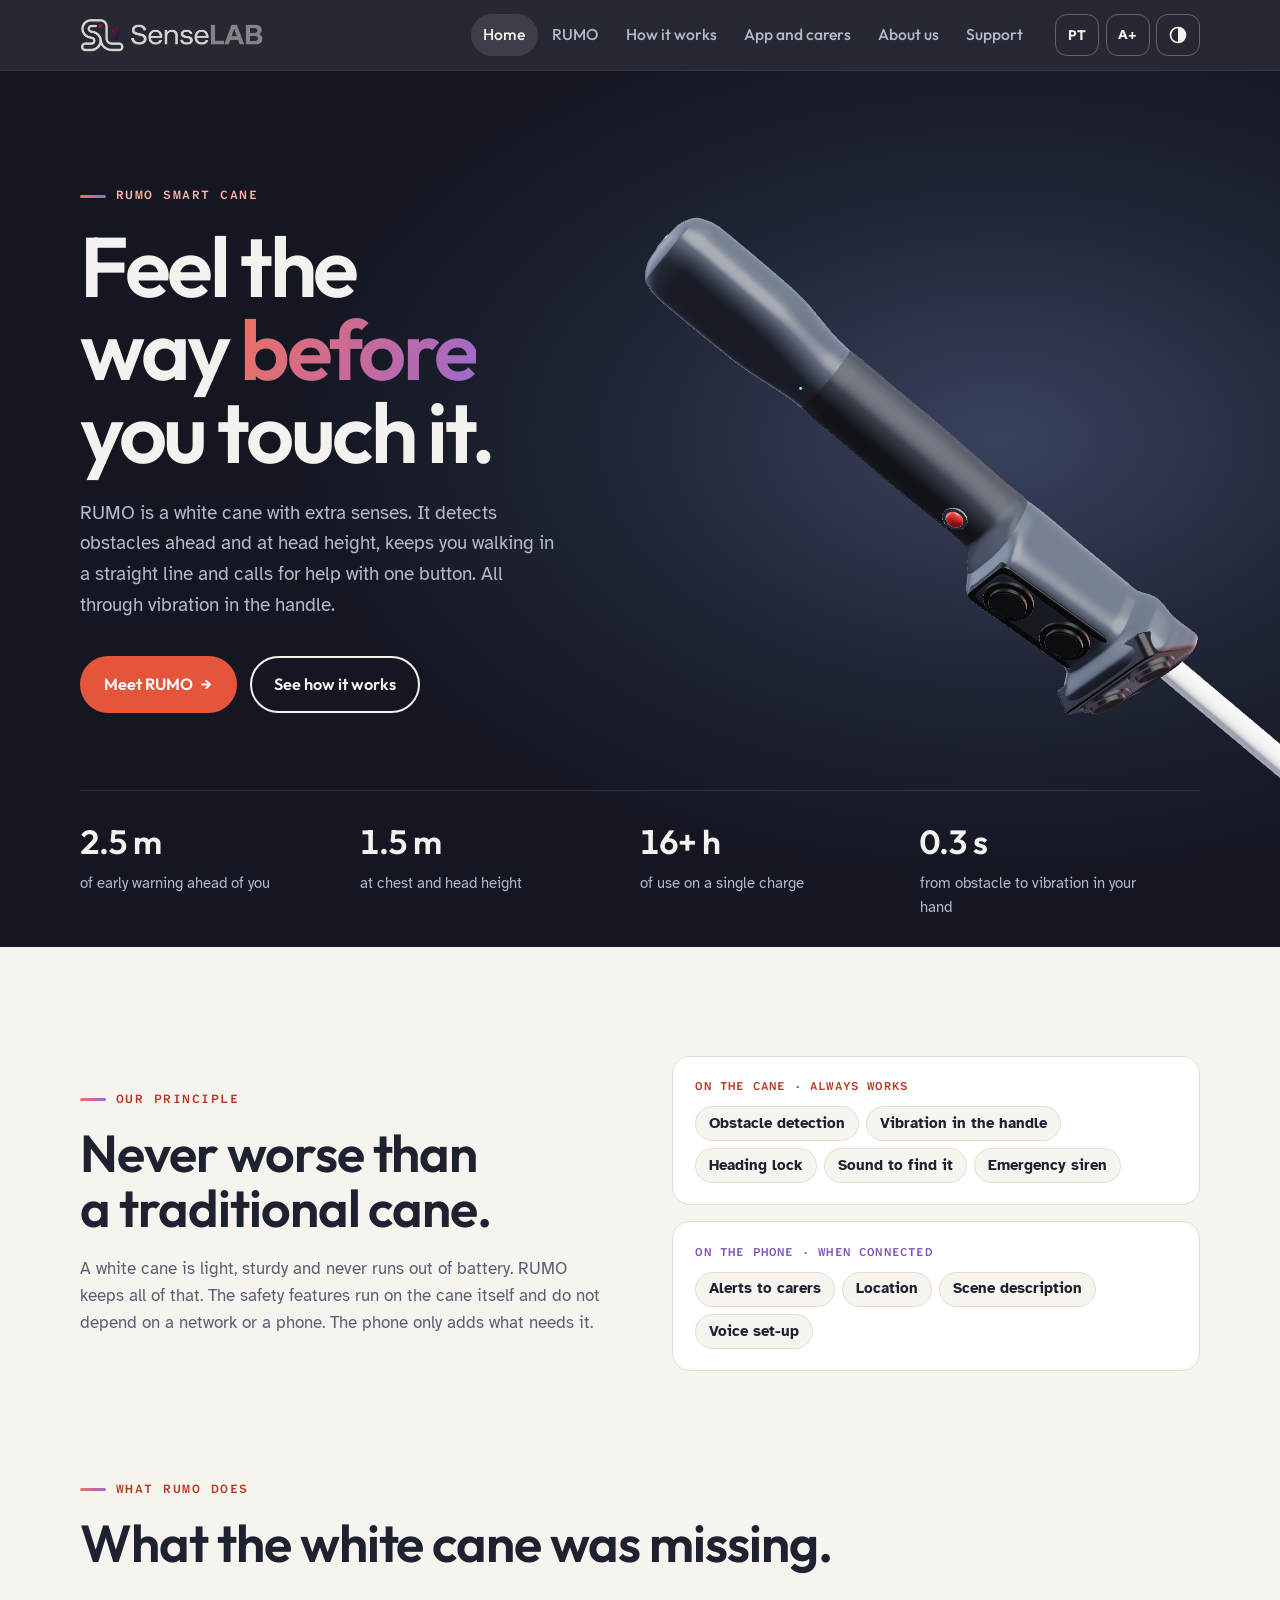
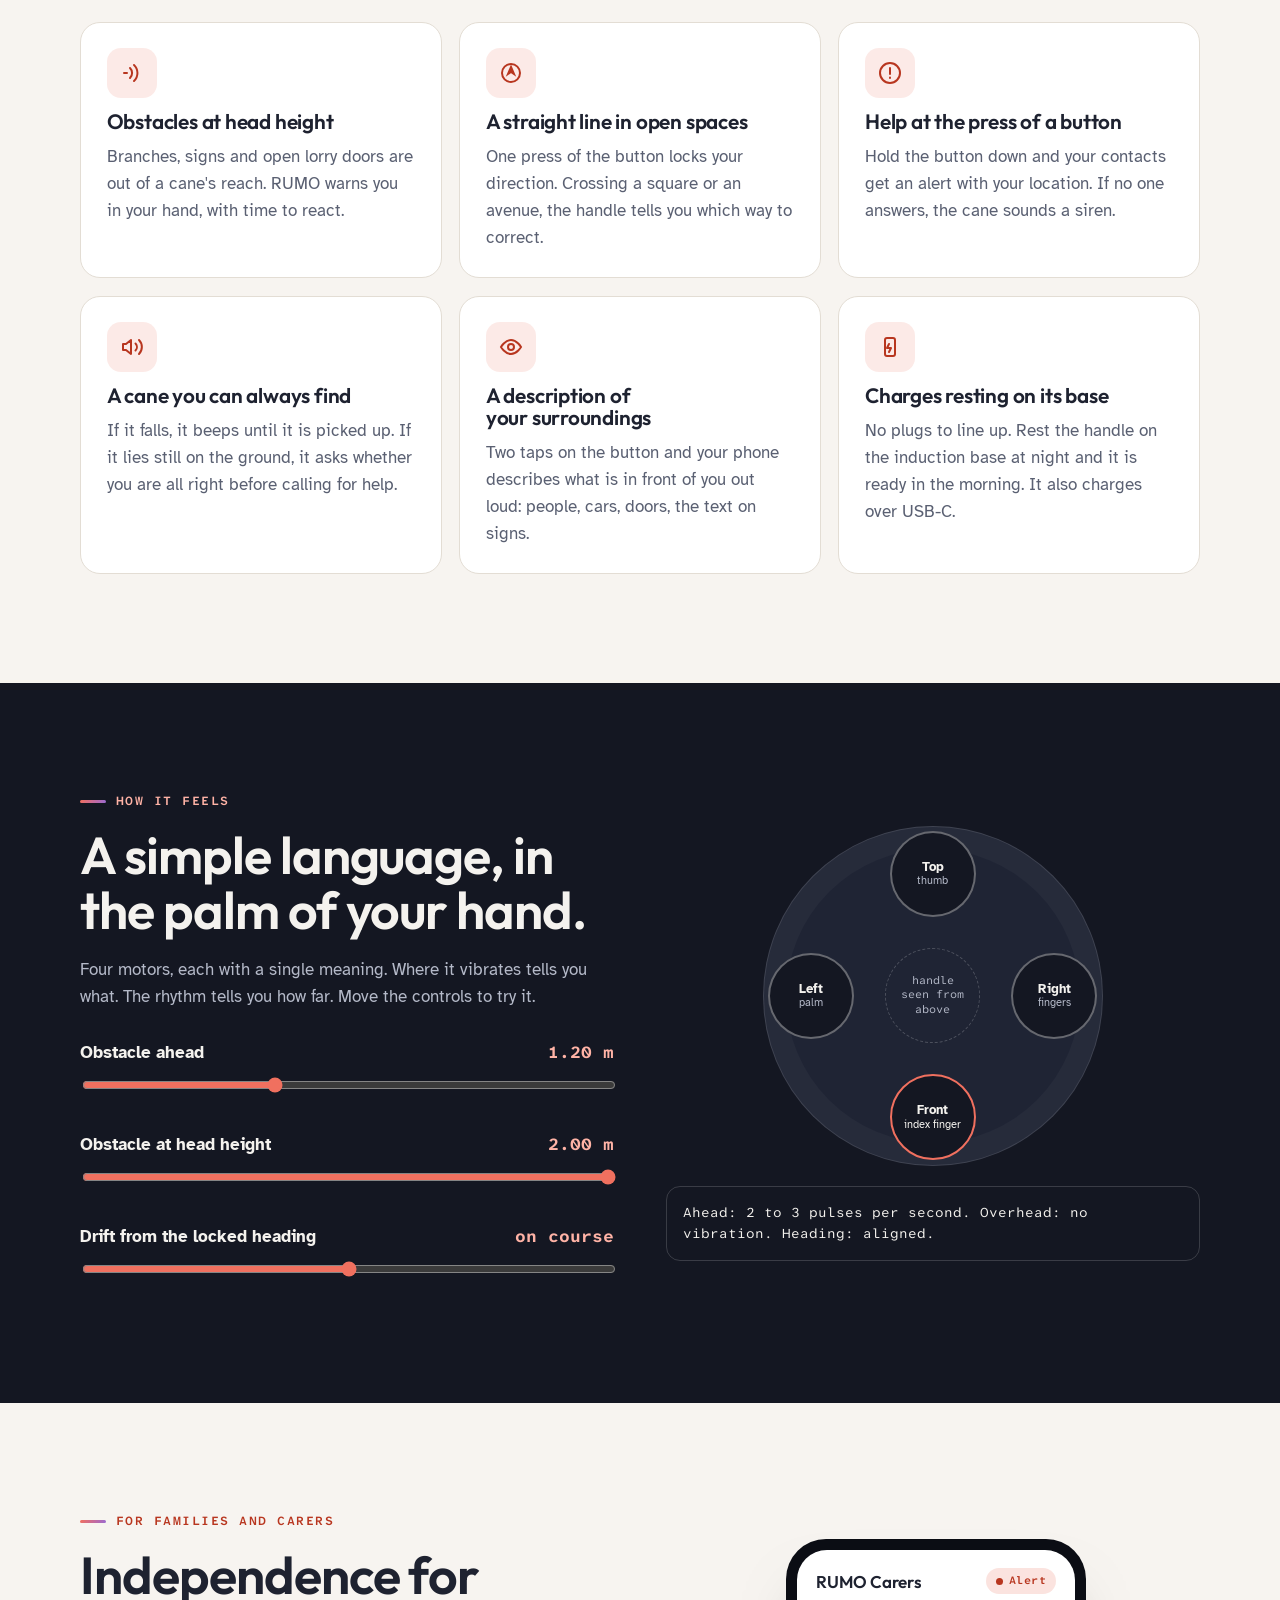
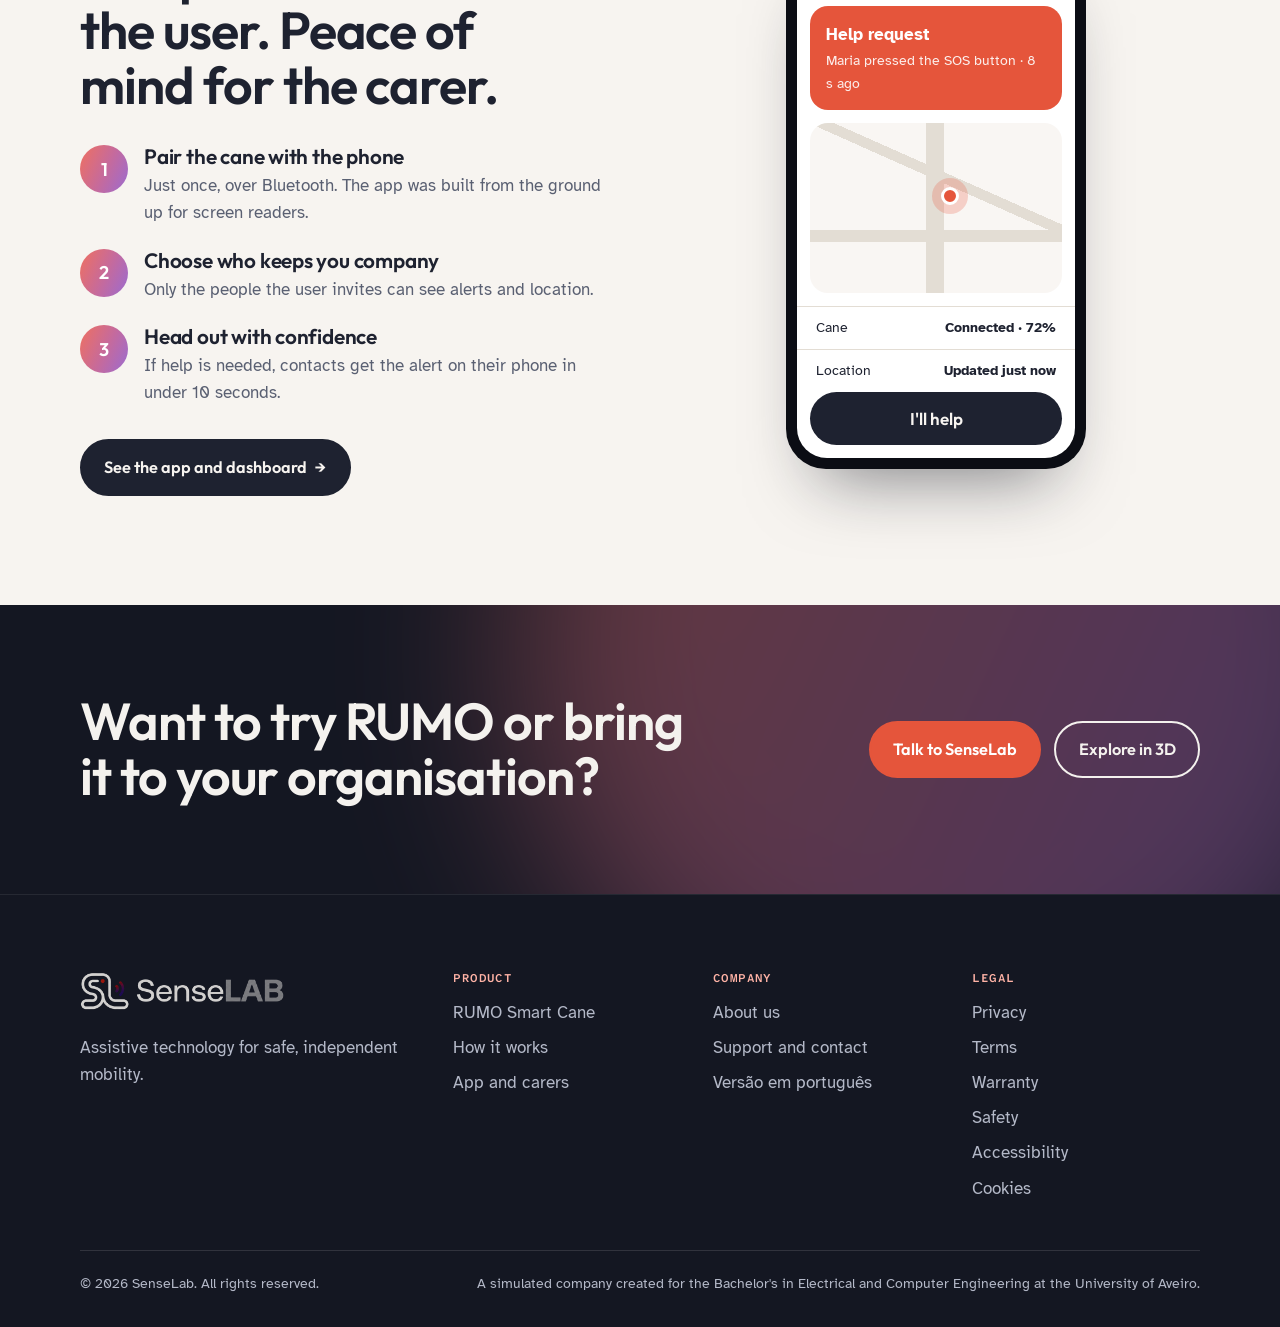
<file: en/index.html>
<!DOCTYPE html>
<html lang="en">
<head>
<meta charset="utf-8">
<meta name="viewport" content="width=device-width, initial-scale=1">
<title>SenseLab · RUMO Smart Cane</title>
<meta name="description" content="SenseLab: assistive technology for independent mobility. Meet RUMO, the smart cane that detects obstacles ahead and at head height, keeps you on course and calls for help with one button.">
<meta name="theme-color" content="#141722">
<link rel="canonical" href="https://andresehenriques.github.io/Site/en/">
<link rel="alternate" hreflang="pt-PT" href="https://andresehenriques.github.io/Site/">
<link rel="alternate" hreflang="en" href="https://andresehenriques.github.io/Site/en/">
<link rel="icon" type="image/png" sizes="32x32" href="../assets/favicon-32.png">
<link rel="icon" type="image/png" sizes="512x512" href="../assets/icon-512.png">
<link rel="apple-touch-icon" href="../assets/apple-touch-icon.png">
<meta property="og:type" content="website">
<meta property="og:site_name" content="SenseLab">
<meta property="og:locale" content="en_GB">
<meta property="og:locale:alternate" content="pt_PT">
<meta property="og:title" content="RUMO Smart Cane · SenseLab">
<meta property="og:description" content="The white cane with extra senses: it detects obstacles ahead and at head height, keeps you on course and calls for help with one button.">
<meta property="og:url" content="https://andresehenriques.github.io/Site/en/">
<meta property="og:image" content="https://andresehenriques.github.io/Site/assets/og-en.jpg">
<meta property="og:image:width" content="1200">
<meta property="og:image:height" content="630">
<meta property="og:image:alt" content="The RUMO cane handle on a dark background, with the headline Feel the way before you touch it.">
<meta name="twitter:card" content="summary_large_image">
<link rel="preconnect" href="https://fonts.googleapis.com">
<link rel="preconnect" href="https://fonts.gstatic.com" crossorigin>
<link href="https://fonts.googleapis.com/css2?family=Atkinson+Hyperlegible:ital,wght@0,400;0,700;1,400&family=Atkinson+Hyperlegible+Mono:wght@400;600&family=Outfit:wght@400;500;600;700&display=swap" rel="stylesheet">
<link rel="stylesheet" href="../assets/style.css">
</head>
<body>
<a class="skip" href="#conteudo">Skip to content</a>

<header class="site">
  <div class="wrap bar">
    <a class="brand" href="#inicio" aria-label="SenseLab, home"><img src="../assets/logo-dark.png" alt="SenseLab" width="720" height="134"></a>
    <nav class="main" id="nav" aria-label="Main">
      <a href="#inicio" data-nav="inicio">Home</a>
      <a href="#rumo" data-nav="rumo">RUMO</a>
      <a href="#como-funciona" data-nav="como-funciona">How it works</a>
      <a href="#app" data-nav="app">App and carers</a>
      <a href="#sobre" data-nav="sobre">About us</a>
      <a href="#suporte" data-nav="suporte">Support</a>
    </nav>
    <div class="tools">
      <a class="lang" id="lang" href="../" hreflang="pt-PT" lang="pt-PT" aria-label="Versão em português">PT</a>
      <button type="button" id="btn-size" aria-pressed="false" aria-label="Make text larger">A+</button>
      <button type="button" id="btn-theme" aria-pressed="false" aria-label="Switch to dark theme"><svg width="20" height="20" viewBox="0 0 24 24" aria-hidden="true" focusable="false"><circle cx="12" cy="12" r="9" fill="none" stroke="currentColor" stroke-width="2"/><path d="M12 3a9 9 0 010 18z" fill="currentColor"/></svg></button>
      <button type="button" id="btn-menu" aria-expanded="false" aria-controls="nav" aria-label="Menu"><svg width="20" height="20" viewBox="0 0 24 24" aria-hidden="true" focusable="false"><path d="M4 7h16M4 12h16M4 17h16" stroke="currentColor" stroke-width="2.2" stroke-linecap="round"/></svg></button>
    </div>
  </div>
</header>

<main id="conteudo" tabindex="-1">

<!-- ============ HOME ============ -->
<div class="view on" data-view="inicio">
  <div class="hero">
    <svg class="arcs" viewBox="0 0 200 200" aria-hidden="true"><defs><linearGradient id="arcgrad" x1="0" y1="0" x2="1" y2="1"><stop offset="0" stop-color="#F0705F"/><stop offset="1" stop-color="#9A6BD1"/></linearGradient></defs><circle cx="100" cy="100" r="98"/><circle cx="100" cy="100" r="98"/><circle cx="100" cy="100" r="98"/></svg>
    <div class="hero-stage"><div class="three" id="hero3d" role="img" aria-label="3D model of the RUMO cane handle turning slowly: black handle with a soft grip, two ultrasonic sensors, a red button and a white shaft."></div></div>
    <div class="wrap">
      <div class="hero-copy">
        <p class="eyebrow">RUMO Smart Cane</p>
        <h1>Feel the way <span class="gtext">before</span> you touch it.</h1>
        <p class="lede">RUMO is a white cane with extra senses. It detects obstacles ahead and at head height, keeps you walking in a straight line and calls for help with one button. All through vibration in the handle.</p>
        <div class="cta">
          <a class="btn primary" href="#rumo">Meet RUMO <span class="arr" aria-hidden="true">→</span></a>
          <a class="btn" href="#como-funciona">See how it works</a>
        </div>
      </div>
    </div>
    <div class="wrap stats-wrap">
      <div class="stats">
        <div class="stat"><b>2.5 m</b><span>of early warning ahead of you</span></div>
        <div class="stat"><b>1.5 m</b><span>at chest and head height</span></div>
        <div class="stat"><b>16+ h</b><span>of use on a single charge</span></div>
        <div class="stat"><b>0.3 s</b><span>from obstacle to vibration in your hand</span></div>
      </div>
    </div>
  </div>

  <section aria-labelledby="h-princ">
    <div class="wrap principle">
      <div>
        <p class="eyebrow">Our principle</p>
        <h2 id="h-princ" style="margin-top:1rem">Never worse than a traditional cane.</h2>
        <p class="muted prose" style="margin-top:1.2rem">A white cane is light, sturdy and never runs out of battery. RUMO keeps all of that. The safety features run on the cane itself and do not depend on a network or a phone. The phone only adds what needs it.</p>
      </div>
      <div class="onoff">
        <div class="row"><span class="tag">On the cane · always works</span><div class="chips"><span>Obstacle detection</span><span>Vibration in the handle</span><span>Heading lock</span><span>Sound to find it</span><span>Emergency siren</span></div></div>
        <div class="row"><span class="tag">On the phone · when connected</span><div class="chips"><span>Alerts to carers</span><span>Location</span><span>Scene description</span><span>Voice set-up</span></div></div>
      </div>
    </div>
  </section>

  <section class="tight" aria-labelledby="h-why">
    <div class="wrap">
      <div class="head">
        <p class="eyebrow">What RUMO does</p>
        <h2 id="h-why">What the white cane was missing.</h2>
      </div>
      <div class="grid3">
        <article class="card">
          <span class="ic" aria-hidden="true"><svg width="24" height="24" viewBox="0 0 24 24" fill="none" stroke="currentColor" stroke-width="2" stroke-linecap="round"><path d="M4 12h3M10 7a7 7 0 010 10M14 4a11 11 0 010 16"/></svg></span>
          <h3>Obstacles at head height</h3>
          <p class="muted">Branches, signs and open lorry doors are out of a cane's reach. RUMO warns you in your hand, with time to react.</p>
        </article>
        <article class="card">
          <span class="ic" aria-hidden="true"><svg width="24" height="24" viewBox="0 0 24 24" fill="none" stroke="currentColor" stroke-width="2"><circle cx="12" cy="12" r="9"/><path d="M12 6l3 7-3-2-3 2z" fill="currentColor"/></svg></span>
          <h3>A straight line in open spaces</h3>
          <p class="muted">One press of the button locks your direction. Crossing a square or an avenue, the handle tells you which way to correct.</p>
        </article>
        <article class="card">
          <span class="ic" aria-hidden="true"><svg width="24" height="24" viewBox="0 0 24 24" fill="none" stroke="currentColor" stroke-width="2" stroke-linecap="round"><path d="M12 7v6M12 16.5v.5"/><circle cx="12" cy="12" r="10"/></svg></span>
          <h3>Help at the press of a button</h3>
          <p class="muted">Hold the button down and your contacts get an alert with your location. If no one answers, the cane sounds a siren.</p>
        </article>
        <article class="card">
          <span class="ic" aria-hidden="true"><svg width="24" height="24" viewBox="0 0 24 24" fill="none" stroke="currentColor" stroke-width="2" stroke-linejoin="round"><path d="M11 5L6 9H3v6h3l5 4z"/><path d="M15.5 8.5a5 5 0 010 7M19 5a10 10 0 010 14" stroke-linecap="round"/></svg></span>
          <h3>A cane you can always find</h3>
          <p class="muted">If it falls, it beeps until it is picked up. If it lies still on the ground, it asks whether you are all right before calling for help.</p>
        </article>
        <article class="card">
          <span class="ic" aria-hidden="true"><svg width="24" height="24" viewBox="0 0 24 24" fill="none" stroke="currentColor" stroke-width="2"><path d="M2 12s4-7 10-7 10 7 10 7-4 7-10 7S2 12 2 12z"/><circle cx="12" cy="12" r="3"/></svg></span>
          <h3>A description of your surroundings</h3>
          <p class="muted">Two taps on the button and your phone describes what is in front of you out loud: people, cars, doors, the text on signs.</p>
        </article>
        <article class="card">
          <span class="ic" aria-hidden="true"><svg width="24" height="24" viewBox="0 0 24 24" fill="none" stroke="currentColor" stroke-width="2" stroke-linejoin="round"><rect x="7" y="3" width="10" height="18" rx="2"/><path d="M11 9l-2 4h4l-2 4" stroke-linecap="round"/></svg></span>
          <h3>Charges resting on its base</h3>
          <p class="muted">No plugs to line up. Rest the handle on the induction base at night and it is ready in the morning. It also charges over USB-C.</p>
        </article>
      </div>
    </div>
  </section>

  <section class="dark" aria-labelledby="h-demo">
    <div class="wrap demo">
      <div>
        <p class="eyebrow">How it feels</p>
        <h2 id="h-demo" style="margin-top:1rem">A simple language, in the palm of your hand.</h2>
        <p class="muted prose" style="margin-top:1.1rem">Four motors, each with a single meaning. Where it vibrates tells you what. The rhythm tells you how far. Move the controls to try it.</p>
        <div class="controls">
          <div class="ctrl"><label for="d-front">Obstacle ahead <output id="o-front" for="d-front"></output></label><input type="range" id="d-front" min="20" max="300" value="120" step="5"></div>
          <div class="ctrl"><label for="d-top">Obstacle at head height <output id="o-top" for="d-top"></output></label><input type="range" id="d-top" min="20" max="200" value="200" step="5"></div>
          <div class="ctrl"><label for="d-head">Drift from the locked heading <output id="o-head" for="d-head"></output></label><input type="range" id="d-head" min="-40" max="40" value="0" step="1"></div>
        </div>
      </div>
      <div>
        <div class="grip" aria-hidden="true">
          <div class="motor m-top" id="m-top">Top<small>thumb</small></div>
          <div class="motor m-front" id="m-front">Front<small>index finger</small></div>
          <div class="motor m-left" id="m-left">Left<small>palm</small></div>
          <div class="motor m-right" id="m-right">Right<small>fingers</small></div>
          <div class="center">handle<br>seen from above</div>
        </div>
        <p class="readout" id="readout" role="status" aria-live="polite"></p>
      </div>
    </div>
  </section>

  <section aria-labelledby="h-care">
    <div class="wrap split">
      <div>
        <p class="eyebrow">For families and carers</p>
        <h2 id="h-care" style="margin-top:1rem">Independence for the user. Peace of mind for the carer.</h2>
        <ol class="steps" style="margin-top:2rem">
          <li><div><h3>Pair the cane with the phone</h3><p class="muted">Just once, over Bluetooth. The app was built from the ground up for screen readers.</p></div></li>
          <li><div><h3>Choose who keeps you company</h3><p class="muted">Only the people the user invites can see alerts and location.</p></div></li>
          <li><div><h3>Head out with confidence</h3><p class="muted">If help is needed, contacts get the alert on their phone in under 10 seconds.</p></div></li>
        </ol>
        <p style="margin-top:2rem"><a class="btn ink" href="#app">See the app and dashboard <span class="arr" aria-hidden="true">→</span></a></p>
      </div>
      <div class="phone" aria-hidden="true">
        <div class="screen">
          <div class="top"><span>RUMO Carers</span><span class="pill alert">Alert</span></div>
          <div class="alertbox"><b>Help request</b><small>Maria pressed the SOS button · 8 s ago</small></div>
          <div class="map"><span class="pin"></span></div>
          <div class="row"><span>Cane</span><span>Connected · 72%</span></div>
          <div class="row"><span>Location</span><span>Updated just now</span></div>
          <div class="ack">I'll help</div>
        </div>
      </div>
    </div>
  </section>

  <div class="cta-band">
    <div class="wrap">
      <h2>Want to try RUMO or bring it to your organisation?</h2>
      <div class="acts">
        <a class="btn primary" href="#suporte">Talk to SenseLab</a>
        <a class="btn" href="#rumo">Explore in 3D</a>
      </div>
    </div>
  </div>
</div>

<!-- ============ RUMO ============ -->
<div class="view" data-view="rumo">
  <div class="pagehead">
    <div class="wrap">
      <p class="eyebrow">Product</p>
      <h1>RUMO Smart Cane</h1>
      <p class="lede">A complete white cane, with all the electronics in a light, balanced handle. The name says what it is for: <i lang="pt-PT">rumo</i> means course, and it helps you keep yours.</p>
    </div>
  </div>

  <section aria-labelledby="h-3d">
    <div class="wrap">
      <div class="head"><p class="eyebrow">Explore in 3D</p><h2 id="h-3d">Outside and inside.</h2><p class="muted prose">Turn the model, pick a point to see what it does, or switch to the inside view to see the electronics in the handle.</p></div>
      <div class="explorer">
        <div class="viewer" id="viewer">
          <div class="modes" role="group" aria-label="Model view">
            <button type="button" id="mode-ext" aria-pressed="true">Outside</button>
            <button type="button" id="mode-int" aria-pressed="false">Inside</button>
            <button type="button" id="mode-full" aria-pressed="false">Whole cane</button>
          </div>
          <div class="three" id="mv" role="img" aria-label="Interactive 3D model of the RUMO handle. Use the list of components to navigate."><div class="hs-layer" id="hs-layer"></div></div>
          <p class="vhint" aria-hidden="true">Drag to rotate</p>
          <div class="camctl" role="group" aria-label="Camera controls">
            <button type="button" id="cam-left" aria-label="Rotate left">⟲</button>
            <button type="button" id="cam-right" aria-label="Rotate right">⟳</button>
            <button type="button" id="cam-out" aria-label="Zoom out">−</button>
            <button type="button" id="cam-in" aria-label="Zoom in">+</button>
          </div>
        </div>
        <aside class="panel">
          <div id="part-info" aria-live="polite">
            <p class="k" id="part-k">Handle SL_MK1</p>
            <h3 id="part-t">The RUMO handle</h3>
            <p class="muted" id="part-d" style="margin-top:.6rem">A rigid shell with a soft grip, sensors at the front and the battery along the axis, close to the hand, so it does not strain the wrist. Pick a component.</p>
          </div>
          <ul class="parts" id="parts" aria-label="Components"></ul>
        </aside>
      </div>
      <div class="fig-head"><h3>Technical view of the handle</h3><a class="fig-zoom" href="../assets/rumo-2-en.webp" target="_blank" rel="noopener">Open full size <span aria-hidden="true">↗</span></a></div>
      <figure class="figure">
        <img src="../assets/rumo-2-en.webp" width="1800" height="1013" loading="lazy" decoding="async" alt="The RUMO handle seen through a transparent shell, with its components labelled. At the front, the front sensor and the top sensor, both A02YYUW ultrasonic units, with the ESP32-S3 processor and the BNO085 motion sensor below. In the middle, the SOS button under the thumb and the four vibration motors: top, at the thumb; front, at the index finger; right, under the fingertips; left, in the palm. At the end, the 18650 battery along the axis, the USB-C port and the induction charging coil underneath.">
        <figcaption>Concept drawing. The four vibration motors are highlighted in colour, with the part of the hand each one reaches.</figcaption>
      </figure>
    </div>
  </section>

  <section class="tight" aria-labelledby="h-feat">
    <div class="wrap">
      <div class="head"><p class="eyebrow">Features</p><h2 id="h-feat">Made for everyday life on the street.</h2></div>
      <div class="grid3">
        <div class="card"><h3>Dual ultrasonic detection</h3><p class="muted">One sensor points ahead, the other upwards. The wide beam picks up railings, fences, thin poles and glass doors, and is not fooled by sunlight.</p><a class="more" href="#como-funciona">How it works →</a></div>
        <div class="card"><h3>Heading lock</h3><p class="muted">The cane remembers your direction and helps you hold it within ±10°. Near metal structures that upset the compass, it pauses and tells you, rather than guiding you wrongly.</p></div>
        <div class="card"><h3>A single button</h3><p class="muted">Waterproof, under the thumb. Battery level, scene description, heading lock and SOS, without moving your hand.</p></div>
        <div class="card"><h3>Emergency in several stages</h3><p class="muted">An alert to your contacts, confirmation of who is coming, a siren on the cane and a one-tap call to 112 if no one answers.</p></div>
        <div class="card"><h3>Light and balanced</h3><p class="muted">The handle is designed to weigh no more than 200 g, with the weight close to the hand. A cane sweeps from side to side all day long.</p></div>
        <div class="card"><h3>Ready for the street</h3><p class="muted">IP54 protection against rain and dust, works from −10 to +45 °C, and a case built to take the knocks of normal use.</p></div>
      </div>
    </div>
  </section>

  <section class="tight" aria-labelledby="h-spec">
    <div class="wrap">
      <div class="head"><p class="eyebrow">Specifications</p><h2 id="h-spec">In detail.</h2></div>
      <div class="tbl-wrap">
        <table class="tbl">
          <caption class="sr">Technical specifications of the RUMO Smart Cane</caption>
          <tbody>
            <tr><th scope="row">Detection ahead</th><td>Warning from <b>2.5 m</b> (adjustable in the app). Sensor range 0.2 to 4.5 m.</td></tr>
            <tr><th scope="row">Detection at head height</th><td>Warning from <b>1.5 m</b> (adjustable in the app).</td></tr>
            <tr><th scope="row">Response time</th><td>At most <b>0.3 s</b> between an obstacle coming into range and the first vibration.</td></tr>
            <tr><th scope="row">Feedback</th><td>4 vibration motors in the handle and a buzzer.</td></tr>
            <tr><th scope="row">Orientation</th><td>9-axis motion sensor with compass. Heading lock within ±10°.</td></tr>
            <tr><th scope="row">Phone connection</th><td>Encrypted Bluetooth 5 Low Energy. Android and iOS.</td></tr>
            <tr><th scope="row">Battery</th><td>Lithium-ion, 3350 mAh. <b>More than 16 hours</b> of active use per charge.</td></tr>
            <tr><th scope="row">Charging</th><td>Induction base included, or USB-C. Full charge overnight (about 9 h).</td></tr>
            <tr><th scope="row">Durability</th><td>IP54 (splashes and dust). Use between −10 and +45 °C.</td></tr>
            <tr><th scope="row">Handle weight</th><td>200 g at most.</td></tr>
            <tr><th scope="row">Accessibility</th><td>App compatible with VoiceOver and TalkBack. Web dashboard to WCAG 2.1 AA.</td></tr>
          </tbody>
        </table>
      </div>
      <p class="note">RUMO is at the prototype stage. These are design targets, to be confirmed in user testing.</p>

      <div class="two" style="margin-top:2.6rem">
        <div><h3 style="margin-bottom:1rem">In the box</h3><div class="box"><span>RUMO Smart Cane</span><span>Induction charging base</span><span>Base power supply</span><span>Quick-start guide in audio and braille</span></div></div>
        <div><h3 style="margin-bottom:1rem">Optional accessory</h3><div class="box"><span>Chest mount for the phone</span></div><p class="note" style="margin-top:.8rem">Keeps the camera facing forward, so you can ask for scene descriptions without letting go of the cane.</p></div>
      </div>
    </div>
  </section>

  <section class="tight" aria-labelledby="h-next">
    <div class="wrap">
      <div class="head"><p class="eyebrow">Coming next</p><h2 id="h-next">What we are working on.</h2></div>
      <div class="road">
        <div><b>01</b><h3>Continuous description</h3><p class="muted">Automatic warnings for crossings, steps and doors, without having to ask.</p></div>
        <div><b>02</b><h3>More precise vibration</h3><p class="muted">New motors that can point in in-between directions, using less power.</p></div>
        <div><b>03</b><h3>Qi charging</h3><p class="muted">Works with any standard wireless charging pad.</p></div>
        <div><b>04</b><h3>Turn-by-turn navigation</h3><p class="muted">Offline maps working together with the heading lock.</p></div>
      </div>
    </div>
  </section>

  <div class="cta-band"><div class="wrap"><h2>Want to understand how RUMO talks to you?</h2><div class="acts"><a class="btn primary" href="#como-funciona">How it works</a><a class="btn" href="#suporte">Frequently asked questions</a></div></div></div>
</div>

<!-- ============ HOW IT WORKS ============ -->
<div class="view" data-view="como-funciona">
  <div class="pagehead">
    <div class="wrap">
      <p class="eyebrow">How it works</p>
      <h1>Two sensors, four motors, one button.</h1>
      <p class="lede">RUMO can be learned in a single half-hour session. No screens and no menus: everything goes through your hand.</p>
    </div>
  </div>

  <section aria-labelledby="h-sens">
    <div class="wrap split">
      <div>
        <p class="eyebrow">Detection</p>
        <h2 id="h-sens" style="margin-top:1rem">It senses what the cane cannot touch.</h2>
        <p class="muted prose" style="margin-top:1.2rem">The tip of the cane keeps reading the ground, as always. The two ultrasonic sensors in the handle take care of the rest: one points ahead, the other upwards, at the zone between waist and head.</p>
        <p class="muted prose" style="margin-top:.9rem">We chose ultrasound over laser because the wide beam detects railings, fences and thin poles that a laser would slip past, and because it is not affected by sunlight or glass.</p>
      </div>
      <figure class="diagram" style="margin:0">
        <svg viewBox="0 0 760 400" role="img" aria-labelledby="dg-t dg-d">
          <title id="dg-t">Range of RUMO's two sensors</title>
          <desc id="dg-d">A person walks with the cane. The front sensor detects a post 2.5 metres away. The head-height sensor, tilted upwards, detects an overhanging sign 1.5 metres away.</desc>
          <line x1="20" y1="352" x2="740" y2="352" stroke="var(--line)" stroke-width="3" stroke-linecap="round"/>
          <polygon points="210,240 690,196 690,292" fill="var(--accent)" opacity=".1"/>
          <polygon class="beam1" points="210,240 690,196 690,292" fill="none" stroke="var(--accent)" stroke-width="2"/>
          <polygon points="208,234 372,44 446,96" fill="var(--violet)" opacity=".12"/>
          <polygon class="beam2" points="208,234 372,44 446,96" fill="none" stroke="var(--violet)" stroke-width="2"/>
          <rect x="690" y="186" width="18" height="166" rx="6" fill="var(--muted)"/>
          <rect x="690" y="206" width="18" height="10" fill="var(--paper)"/>
          <line x1="430" y1="14" x2="430" y2="44" stroke="var(--muted)" stroke-width="4"/>
          <rect x="372" y="40" width="116" height="40" rx="6" fill="var(--muted)"/>
          <circle cx="118" cy="92" r="24" fill="var(--ink)"/>
          <path d="M92 132 q26 -14 52 0 v96 q-26 10 -52 0z" fill="var(--ink)"/>
          <path d="M104 236 l-8 114 M132 236 l10 114" stroke="var(--ink)" stroke-width="16" stroke-linecap="round"/>
          <path d="M138 146 l32 56" stroke="var(--ink)" stroke-width="13" stroke-linecap="round"/>
          <line x1="212" y1="246" x2="334" y2="350" stroke="var(--surface)" stroke-width="9" stroke-linecap="round"/>
          <line x1="212" y1="246" x2="334" y2="350" stroke="var(--muted)" stroke-width="5" stroke-linecap="round"/>
          <line x1="300" y1="321" x2="318" y2="336" stroke="var(--accent)" stroke-width="6"/>
          <line x1="160" y1="201" x2="212" y2="246" stroke="var(--ink)" stroke-width="15" stroke-linecap="round"/>
          <circle cx="210" cy="240" r="6" fill="var(--accent)"/><circle cx="207" cy="233" r="5" fill="var(--violet)"/>
          <text x="470" y="318" font-size="17" font-weight="700">Front sensor</text>
          <text x="470" y="338" class="sm">warns up to 2.5 m</text>
          <text x="502" y="56" font-size="17" font-weight="700">Head-height sensor</text>
          <text x="502" y="76" class="sm">warns up to 1.5 m</text>
          <text x="346" y="384" class="sm">the tip still reads the ground</text>
        </svg>
      </figure>
    </div>
  </section>

  <section class="tight" aria-labelledby="h-ang">
    <div class="wrap">
      <div class="head">
        <p class="eyebrow">Geometry</p>
        <h2 id="h-ang">Sensors aimed where it matters.</h2>
        <p class="muted prose">When you walk, the cane sits at about 40° to the ground. The handle was designed around that position: the front sensor ends up level, looking straight ahead, and the top sensor rises 44° to catch what is at chest and head height.</p>
        <p class="muted prose">That way the two beams cover different zones and do not overlap with what the tip of the cane already reads on the ground.</p>
      </div>
      <figure class="figure">
        <img src="../assets/rumo-1-en.webp" width="1800" height="1013" loading="lazy" decoding="async" alt="Side view of the handle with the cane in walking position, the shaft at 40 degrees to the ground. The front sensor points horizontally, straight ahead, at 39 degrees to the handle axis. The top sensor points 44 degrees above horizontal, for obstacles at chest and head height.">
        <figcaption>Concept drawing: the cane in walking position, seen from the side.</figcaption>
      </figure>
    </div>
  </section>

  <section class="dark" aria-labelledby="h-lang">
    <div class="wrap">
      <div class="head"><p class="eyebrow">Vibration</p><h2 id="h-lang">Where tells you what. Rhythm tells you how far.</h2><p class="muted prose">Each motor sits in a different part of the hand and has a single meaning. If there is an obstacle ahead and another overhead, the pulses alternate so they never get mixed up.</p></div>
      <div class="two">
        <div class="tbl-wrap">
          <table class="tbl">
            <caption class="sr">What each motor means</caption>
            <thead><tr><th scope="col">Motor</th><th scope="col">Where you feel it</th><th scope="col">What it means</th></tr></thead>
            <tbody>
              <tr><th scope="row">Front</th><td>Index finger</td><td><b>Obstacle ahead</b></td></tr>
              <tr><th scope="row">Top</th><td>Thumb</td><td><b>Obstacle at head height</b></td></tr>
              <tr><th scope="row">Left</th><td>Palm</td><td><b>Correct your course</b> to the left</td></tr>
              <tr><th scope="row">Right</th><td>Fingertips</td><td><b>Correct your course</b> to the right</td></tr>
              <tr><th scope="row">All four</th><td>Whole handle</td><td>System warnings: connection lost, low battery, SOS countdown</td></tr>
            </tbody>
          </table>
        </div>
        <div class="tbl-wrap">
          <table class="tbl">
            <caption class="sr">Vibration rhythm by distance</caption>
            <thead><tr><th scope="col">Ahead</th><th scope="col">Overhead</th><th scope="col">Rhythm</th></tr></thead>
            <tbody>
              <tr><td>Over 2.5 m</td><td>Over 1.5 m</td><td><span class="pulse none" aria-hidden="true"><i></i></span><b>No vibration</b></td></tr>
              <tr><td>2.5 to 1.5 m</td><td>1.5 to 1.0 m</td><td><span class="pulse" aria-hidden="true"><i></i></span><b>1 pulse per second</b></td></tr>
              <tr><td>1.5 to 0.8 m</td><td>1.0 to 0.6 m</td><td><span class="pulse" aria-hidden="true"><i></i><i></i></span><b>2 to 3 per second</b></td></tr>
              <tr><td>0.8 to 0.4 m</td><td>0.6 to 0.3 m</td><td><span class="pulse" aria-hidden="true"><i></i><i></i><i></i><i></i></span><b>5 per second</b></td></tr>
              <tr><td>Under 0.4 m</td><td>Under 0.3 m</td><td><span class="pulse bar" aria-hidden="true"><i></i></span><b>Continuous</b></td></tr>
            </tbody>
          </table>
        </div>
      </div>
      <p class="note" style="color:var(--on-deep-muted)">Distances and intensity can be adjusted in the app. Obstacles always take priority over heading cues.</p>
    </div>
  </section>

  <section aria-labelledby="h-btn">
    <div class="wrap split top">
      <div>
        <p class="eyebrow">The button</p>
        <h2 id="h-btn" style="margin-top:1rem">Everything within reach of your thumb.</h2>
        <p class="muted prose" style="margin-top:1.2rem">A single waterproof button. SOS needs a long press and gives you five seconds to cancel, so it is never sent by mistake.</p>
        <p class="muted prose" style="margin-top:.9rem">Gestures can be swapped in the app.</p>
      </div>
      <div class="tbl-wrap">
        <table class="tbl">
          <caption class="sr">Button gestures</caption>
          <thead><tr><th scope="col">Gesture</th><th scope="col">What it does</th></tr></thead>
          <tbody>
            <tr><th scope="row"><span class="kbd">1 tap</span></th><td><b>Battery level</b>, spoken by the app or as a number of pulses</td></tr>
            <tr><th scope="row"><span class="kbd">2 taps</span></th><td><b>Scene description</b> from the phone's camera</td></tr>
            <tr><th scope="row"><span class="kbd">Press 1 s</span></th><td><b>Heading lock</b>: on or off</td></tr>
            <tr><th scope="row"><span class="kbd">Hold 3 s</span></th><td><b>SOS</b>, with a 5 s countdown that another tap cancels</td></tr>
            <tr><th scope="row"><span class="kbd">Cane dropped</span></th><td>Any tap <b>stops the beeping</b> and answers "I'm fine"</td></tr>
          </tbody>
        </table>
      </div>
    </div>
  </section>

  <section class="dark" aria-labelledby="h-sos">
    <div class="wrap">
      <div class="head"><p class="eyebrow">Emergency</p><h2 id="h-sos">When you need help, someone finds out.</h2><p class="muted prose">An alert starts from the button or from a possible fall: if the cane lies dropped and still for 45 seconds, it asks whether you are all right. With no answer within 30 seconds, it calls for help on your behalf.</p></div>
      <ol class="timeline">
        <li><h3>The alert goes out</h3><p class="muted">The cane tells the app, which sends the help request with the last known location.</p><span class="when">immediately</span></li>
        <li><h3>Contacts are notified</h3><p class="muted">A notification on each carer's phone and an alert on the dashboard, with the position on the map.</p><span class="when">in under 10 s</span></li>
        <li><h3>Someone responds</h3><p class="muted">The first to confirm takes charge. The others are informed and the app tells you: "help is on the way".</p><span class="when">"I'll help"</span></li>
        <li><h3>What if no one answers?</h3><p class="muted">The cane sounds its siren to get the attention of people nearby, and the phone offers a one-tap call to 112.</p><span class="when">safety net</span></li>
      </ol>
      <div class="two" style="margin-top:1.1rem">
        <div class="card"><h3>Simultaneous mode</h3><p class="muted">All contacts are alerted at the same time. This is the default and is always used for a manual SOS.</p></div>
        <div class="card"><h3>Priority mode</h3><p class="muted">For falls, it alerts one contact at a time, in the order you choose. For people who would rather bother one close person first.</p></div>
      </div>
    </div>
  </section>

  <section aria-labelledby="h-fail">
    <div class="wrap">
      <div class="head"><p class="eyebrow">Reliability</p><h2 id="h-fail">Designed for when things go wrong.</h2></div>
      <div class="tbl-wrap">
        <table class="tbl">
          <caption class="sr">How RUMO behaves when something fails</caption>
          <thead><tr><th scope="col">If this happens</th><th scope="col">RUMO does this</th></tr></thead>
          <tbody>
            <tr><th scope="row">The phone switches off or is out of range</th><td>Detection, vibration and heading lock keep working. The cane warns you with three long pulses, and carers are told if the connection does not come back.</td></tr>
            <tr><th scope="row">SOS without a phone connection</th><td>The cane's siren sounds to get the attention of people nearby. The alert is stored and sent as soon as the connection returns.</td></tr>
            <tr><th scope="row">Magnetic interference</th><td>Heading lock pauses and tells you, rather than giving wrong directions. It resumes on its own.</td></tr>
            <tr><th scope="row">Low battery</th><td>A warning in the handle and in the app, well in advance. With no battery, it is still a white cane.</td></tr>
            <tr><th scope="row">Too little light for the camera</th><td>The app says the image is too dark. Everything else works as normal.</td></tr>
          </tbody>
        </table>
      </div>
    </div>
  </section>

  <div class="cta-band"><div class="wrap"><h2>See inside the handle, part by part.</h2><div class="acts"><a class="btn primary" href="#rumo">Explore in 3D</a><a class="btn" href="#app">App and carers</a></div></div></div>
</div>

<!-- ============ APP ============ -->
<div class="view" data-view="app">
  <div class="pagehead">
    <div class="wrap">
      <p class="eyebrow">App and carers</p>
      <h1>An app to listen to. A dashboard to keep watch.</h1>
      <p class="lede">The cane user gets an app with no maps or complicated screens, built for screen readers. Carers get a web dashboard with location and alerts.</p>
    </div>
  </div>

  <section aria-labelledby="h-app">
    <div class="wrap split">
      <div class="phone" aria-hidden="true">
        <div class="screen">
          <div class="top"><span>RUMO</span><span class="pill">Connected · 86%</span></div>
          <div class="voice"><b>RUMO says</b>Person ahead, about one and a half metres away. Door on your right.</div>
          <div class="bigbtn">Describe surroundings <span>2 taps</span></div>
          <div class="bigbtn">Location sharing <span>On</span></div>
          <div class="bigbtn">Emergency contacts <span>3</span></div>
          <div class="bigbtn">Adjust the cane <span>Vibration, distances</span></div>
        </div>
      </div>
      <div>
        <p class="eyebrow">RUMO app</p>
        <h2 id="h-app" style="margin-top:1rem">For the cane user.</h2>
        <ol class="steps" style="margin-top:2rem">
          <li><div><h3>Everything by voice</h3><p class="muted">Works fully with VoiceOver and TalkBack. There is no map: information is spoken.</p></div></li>
          <li><div><h3>Scene description</h3><p class="muted">Two taps on the cane and the camera identifies people, cars, chairs and text. It works offline and adds the distance measured by the cane.</p></div></li>
          <li><div><h3>Made to measure</h3><p class="muted">Vibration strength, warning distances, button gestures and emergency contacts are all configurable.</p></div></li>
          <li><div><h3>Your location is yours</h3><p class="muted">Shared with carers every 5 minutes and with every alert. You can pause it whenever you like.</p></div></li>
        </ol>
      </div>
    </div>
  </section>

  <section class="tight" aria-labelledby="h-dash">
    <div class="wrap split">
      <div>
        <p class="eyebrow">Carer dashboard</p>
        <h2 id="h-dash" style="margin-top:1rem">For the people who keep watch.</h2>
        <p class="muted prose" style="margin-top:1.2rem">Opens in any browser, nothing to install. It shows the last location of the person you look after, receives alerts in real time and lets you confirm who is going to help.</p>
        <div class="chips" style="margin-top:1.4rem"><span>Map with last location</span><span>Alerts in 3 seconds</span><span>"I'll help"</span><span>Alert history</span><span>Phone notifications</span></div>
        <p class="note">Contacts and alert mode belong to the user. Carers can see them, but only the user can change them.</p>
      </div>
      <div class="dash" aria-hidden="true">
        <div class="chrome"><i></i><i></i><i></i><span style="margin-left:.6rem">carers.senselab · Maria S.</span></div>
        <div class="body">
          <div class="map"><span class="pin"></span></div>
          <div class="side">
            <div class="item"><span class="pill">All good</span><b>Maria S.</b><span class="muted">Location 2 min ago · battery 72%</span></div>
            <div class="item"><b>Yesterday, 17:42</b><span class="muted">Cane dropped · resolved by Maria</span></div>
            <div class="item"><b>3 November</b><span class="muted">SOS · João confirmed in 12 s</span></div>
          </div>
        </div>
      </div>
    </div>
  </section>

  <section class="dark" aria-labelledby="h-priv">
    <div class="wrap">
      <div class="head"><p class="eyebrow">Privacy</p><h2 id="h-priv">Your data stays with you.</h2><p class="muted prose">Location, images and alerts are sensitive personal data. We handle the bare minimum, and only with your consent.</p></div>
      <div class="grid3">
        <div class="card"><h3>24 hours</h3><p class="muted">Location history is deleted after one day. Only the last known position is kept.</p></div>
        <div class="card"><h3>Images never stored</h3><p class="muted">Photos taken for scene descriptions are processed on the spot and discarded.</p></div>
        <div class="card"><h3>Only people you invite</h3><p class="muted">A carer can only see your data once the user adds them in the app. Each alert is visible only to the people who were notified.</p></div>
        <div class="card"><h3>Servers in the European Union</h3><p class="muted">App data is hosted in the EU, under the GDPR.</p></div>
        <div class="card"><h3>Encrypted connections</h3><p class="muted">Between the cane and the phone, and between the phone and the servers. Only the paired phone can connect to the cane.</p></div>
        <div class="card"><h3>30 days</h3><p class="muted">The location attached to each alert is deleted after a month.</p><a class="more" href="#privacidade">Privacy policy →</a></div>
      </div>
    </div>
  </section>
</div>

<!-- ============ ABOUT ============ -->
<div class="view" data-view="sobre">
  <div class="pagehead">
    <div class="wrap">
      <p class="eyebrow">About us</p>
      <h1>Technology that adapts to people.</h1>
      <p class="lede">SenseLab develops electronic assistive devices for people with visual, hearing, motor or cognitive disabilities. We started with mobility for people who are blind or have low vision.</p>
    </div>
  </div>
  <section aria-labelledby="h-mv">
    <div class="wrap split top">
      <div><p class="eyebrow">Mission</p><p class="bigquote" id="h-mv" style="margin-top:1rem">To promote safety and independence by building smart sensors into everyday objects.</p></div>
      <div><p class="eyebrow">Vision</p><p class="bigquote" style="margin-top:1rem">A world where disability is no longer a barrier to free, intuitive mobility.</p></div>
    </div>
  </section>
  <section class="tight" aria-labelledby="h-val">
    <div class="wrap">
      <div class="head"><p class="eyebrow">Values</p><h2 id="h-val">How we work.</h2></div>
      <div class="road">
        <div><b>01</b><h3>Design with the people who use it</h3><p class="muted">We listened to blind and low-vision people before deciding what to build, and contacted ACAPO, the Portuguese association of the blind and partially sighted, to reach more.</p></div>
        <div><b>02</b><h3>Simplicity</h3><p class="muted">Every feature has to solve a real problem without creating a new point of failure.</p></div>
        <div><b>03</b><h3>Reliability</h3><p class="muted">A cane gets rain, sun and knocks. Our products have to take them too.</p></div>
        <div><b>04</b><h3>Privacy</h3><p class="muted">Location is shared only with the people the user chooses. It is never sold.</p></div>
      </div>
    </div>
  </section>
  <section class="dark" aria-labelledby="h-listen">
    <div class="wrap split">
      <div>
        <p class="eyebrow">What we heard</p>
        <h2 id="h-listen" style="margin-top:1rem">Lighter, tougher, simpler.</h2>
        <p class="muted prose" style="margin-top:1.2rem">Cane users asked us for handles that do not tire the wrist, cases that survive the street, and help crossing open spaces. So we left out anything that added weight without adding safety, such as hand warming or health monitoring.</p>
      </div>
      <div class="grid3" style="grid-template-columns:1fr 1fr">
        <div class="card"><h3>Balanced handle</h3><p class="muted">The weight sits close to the hand.</p></div>
        <div class="card"><h3>Ready for the street</h3><p class="muted">Rain, dust and knocks.</p></div>
        <div class="card"><h3>No dependencies</h3><p class="muted">The essentials do not need a phone.</p></div>
        <div class="card"><h3>Walking straight</h3><p class="muted">That is where heading lock came from.</p></div>
      </div>
    </div>
  </section>
  <section aria-labelledby="h-brand">
    <div class="wrap split">
      <div class="namecard">
        <img class="logo-l" src="../assets/logo.png" alt="SenseLab logo" width="720" height="134">
        <img class="logo-d" src="../assets/logo-dark.png" alt="SenseLab logo" width="720" height="134">
        <p class="muted">The arcs in our symbol are detection waves: the way our products sense the world around the people who use them.</p>
      </div>
      <div>
        <p class="eyebrow">The name</p>
        <h2 id="h-brand" style="margin-top:1rem">Why RUMO?</h2>
        <p class="muted prose" style="margin-top:1.2rem"><i lang="pt-PT">Rumo</i> is Portuguese for the course you choose to follow. That is what our cane protects: each person's freedom to decide where to go and to get there on their own.</p>
      </div>
    </div>
  </section>
  <section class="tight" aria-labelledby="h-team">
    <div class="wrap">
      <div class="head"><p class="eyebrow">Team</p><h2 id="h-team">The people behind SenseLab.</h2><p class="muted prose">There are thirteen of us, studying Electrical and Computer Engineering at the University of Aveiro.</p></div>
      <div class="team-lead">
        <div class="person"><span class="avatar" aria-hidden="true">AH</span><div><div class="role">CEO</div><div class="name">André Henriques</div></div></div>
        <div class="person"><span class="avatar" aria-hidden="true">AM</span><div><div class="role">CTO</div><div class="name">António Madureira</div></div></div>
        <div class="person"><span class="avatar" aria-hidden="true">JM</span><div><div class="role">Marketing and Communication</div><div class="name">João Marques</div></div></div>
        <div class="person"><span class="avatar" aria-hidden="true">RF</span><div><div class="role">Marketing</div><div class="name">Rodrigo Fernandes</div></div></div>
      </div>
      <div class="two">
        <div class="squad"><h3>Hardware Engineering</h3><p class="muted">Sensors, power and handle design.</p>
          <ul><li>Miguel Cotrim <span class="c">lead</span></li><li>Martim Gonçalves</li><li>José Brinco</li><li>Martim Melo</li><li>Miguel Simões</li></ul></div>
        <div class="squad"><h3>Software Engineering</h3><p class="muted">Firmware, apps and cloud platform.</p>
          <ul><li>Sofia Veiga <span class="c">lead</span></li><li>Marco Soares</li><li>Gustavo Jesus</li><li>Bernardo Lopes</li></ul></div>
      </div>
    </div>
  </section>
</div>

<!-- ============ SUPPORT ============ -->
<div class="view" data-view="suporte">
  <div class="pagehead">
    <div class="wrap">
      <p class="eyebrow">Support</p>
      <h1>How can we help?</h1>
      <p class="lede">Answers to the most common questions, and ways to get in touch.</p>
    </div>
  </div>
  <section aria-labelledby="h-faq">
    <div class="wrap">
      <div class="head"><p class="eyebrow">Frequently asked questions</p><h2 id="h-faq">Before you ask.</h2></div>
      <div class="faq">
        <details><summary>Do I need a phone to use RUMO?</summary><p>Not for the essentials. Obstacle detection, vibration, heading lock, the sound to find the cane and the siren all work without a phone. Alerts to contacts, location and scene description need the app. If the connection drops, the cane warns you with three long pulses.</p></details>
        <details><summary>How long does it take to learn?</summary><p>It was designed to be learned in a single 30-minute session: four vibration zones and five button gestures.</p></details>
        <details><summary>Can I use it in the rain?</summary><p>Yes. The handle is IP54 rated against splashes and dust, and the USB-C port has a rubber cap. It should not be submerged in water.</p></details>
        <details><summary>How long does the battery last?</summary><p>More than 16 hours of active use. When it has not moved for 5 minutes, the cane goes to sleep to save power and wakes up by itself when you pick it up. A full charge takes about 9 hours, so we recommend resting it on the base every night.</p></details>
        <details><summary>Can I charge it on any wireless charger?</summary><p>In this version, induction charging works with the included base. Alternatively, it charges with any USB-C cable. Qi compatibility is planned for a future version.</p></details>
        <details><summary>What if I press SOS by mistake?</summary><p>You have to hold the button for 3 seconds, and after that the cane runs a 5-second countdown with vibration. Any tap during that time cancels the request.</p></details>
        <details><summary>Who gets the alerts and who can see my location?</summary><p>Only the contacts you choose in the app. You can pause location sharing whenever you like, and the history is deleted after 24 hours.</p></details>
        <details><summary>Does RUMO replace orientation and mobility training?</summary><p>No. It complements white cane techniques. We recommend talking to an orientation and mobility instructor before you start using it.</p></details>
        <details><summary>When can I buy RUMO?</summary><p>RUMO is at the prototype stage and is not on sale yet. If you would like to hear about the launch or take part in user testing, write to us.</p></details>
      </div>
    </div>
  </section>
  <section class="tight" aria-labelledby="h-contact">
    <div class="wrap">
      <div class="head"><p class="eyebrow">Contact</p><h2 id="h-contact">Get in touch.</h2><p class="muted prose">Do you use a cane, look after someone who does, or represent an organisation? We would like to hear from you.</p></div>
      <div class="contact">
        <form class="form" id="contact-form" novalidate data-to="senselabgeral@gmail.com" aria-labelledby="h-contact">
          <div class="row2">
            <div class="field"><label for="f-name">Name</label><input id="f-name" name="name" autocomplete="name" required aria-describedby="e-name"><span class="err" id="e-name"></span></div>
            <div class="field"><label for="f-email">Email <span class="hint">so we can reply</span></label><input id="f-email" name="email" type="email" autocomplete="email" required aria-describedby="e-email"><span class="err" id="e-email"></span></div>
          </div>
          <div class="field"><label for="f-who">Who are you?</label>
            <select id="f-who" name="profile">
              <option>I use a cane</option>
              <option>I look after someone who uses a cane</option>
              <option>I represent an organisation</option>
              <option>Orientation and mobility instructor</option>
              <option>Other</option>
            </select></div>
          <div class="field"><label for="f-topic">Subject</label>
            <select id="f-topic" name="subject">
              <option>Taking part in user testing</option>
              <option>Hearing about the launch</option>
              <option>A demonstration for an organisation</option>
              <option>A question about RUMO</option>
              <option>An accessibility problem on this site</option>
              <option>Something else</option>
            </select></div>
          <div class="field"><label for="f-msg">Message</label><textarea id="f-msg" name="message" required aria-describedby="e-msg"></textarea><span class="err" id="e-msg"></span></div>
          <label class="check"><input type="checkbox" id="f-ok" required aria-describedby="e-ok"><span>I agree that SenseLab may use these details only to reply to this request, as described in the <a href="#privacidade">privacy policy</a>.</span></label>
          <span class="err" id="e-ok"></span>
          <div class="form-actions"><button class="btn primary" type="submit">Prepare email <span class="arr" aria-hidden="true">→</span></button><span class="muted" style="font-size:.9rem">Opens your email app with the message ready to send.</span></div>
          <div class="form-status" id="f-status" role="status" aria-live="polite"></div>
        </form>
        <dl class="contact-cards">
          <div class="card"><dt>Email</dt><dd><a href="mailto:senselabgeral@gmail.com">senselabgeral@gmail.com</a></dd></div>
          <div class="card"><dt>Address</dt><dd>Universidade de Aveiro<br>Campus Universitário de Santiago<br>3810-193 Aveiro, Portugal</dd></div>
          <div class="card"><dt>Organisations and partnerships</dt><dd>Associations, schools and orientation and mobility instructors: write to us about testing and demonstrations.</dd></div>
        </dl>
      </div>
    </div>
  </section>
</div>

<!-- ============ POLICIES ============ -->
<div class="view" data-view="politicas">
  <div class="pagehead">
    <div class="wrap">
      <p class="eyebrow">Policies</p>
      <h1>Transparency in everything we do.</h1>
      <p class="lede">How we handle your data, what the warranty covers and the rules for using our products and services.</p>
    </div>
  </div>
  <section>
    <div class="wrap pol">
      <nav class="pol-nav" aria-label="Policies">
        <a href="#privacidade" data-pol="privacidade">Privacy</a>
        <a href="#termos" data-pol="termos">Terms of use</a>
        <a href="#garantia" data-pol="garantia">Warranty and returns</a>
        <a href="#seguranca" data-pol="seguranca">Product safety</a>
        <a href="#acessibilidade" data-pol="acessibilidade">Accessibility</a>
        <a href="#cookies" data-pol="cookies">Cookies</a>
      </nav>
      <div>
        <p class="note" style="margin:0 0 1.2rem">This is an English translation for convenience. The Portuguese version is the reference text.</p>
        <article class="policy" id="privacidade">
          <h2>Privacy policy</h2><p class="upd">Last updated: November 2026</p>
          <p style="margin-top:1rem">SenseLab processes personal data in line with the General Data Protection Regulation (GDPR). We collect only what is needed for the product to work, and we never sell data.</p>
          <h3>What data we process</h3>
          <ul><li>Account details: name and email of the user and of their carers.</li><li>Emergency contacts chosen by the user.</li><li>The phone's location, when sharing is on and whenever an alert is sent.</li><li>SOS and fall alerts. As these may reveal health information, we only process them with the user's explicit consent.</li><li>Cane status: battery, connection and events.</li><li>Scene description images, processed on the spot and never stored.</li><li>Contact messages: the form on this site does not send anything to a server. It prepares an email in your own email app, and we only use what you send us to reply to you.</li></ul>
          <h3>What we use it for</h3>
          <p>To send emergency alerts, show the location to authorised carers and keep the service running. Consent is given in the app and can be withdrawn at any time.</p>
          <h3>How long we keep it</h3>
          <ul><li>Location history: 24 hours. After that, only the last known position is kept.</li><li>Location attached to alerts: 30 days.</li><li>Account details: until the account is deleted.</li></ul>
          <h3>Where it is stored</h3>
          <p>App data is stored on servers in the European Union. Some supporting services, such as sign-in, notifications and maps, are provided by global suppliers under EU standard contractual clauses.</p>
          <h3>Your rights</h3>
          <p>You can ask for access to, correction, deletion or portability of your data, and object to its processing, by writing to our contact email. You can also lodge a complaint with the Portuguese data protection authority, the Comissão Nacional de Proteção de Dados (CNPD).</p>
        </article>
        <article class="policy" id="termos">
          <h2>Terms of use</h2><p class="upd">Last updated: November 2026</p>
          <p style="margin-top:1rem">RUMO is a mobility aid that complements white cane techniques and orientation and mobility training. It does not replace the user's own attention or the emergency services.</p>
          <h3>Limitations</h3>
          <p>Ultrasonic detection can miss very thin obstacles, surfaces that absorb sound, or obstacles in extreme conditions. Sending alerts depends on the phone's battery and network. If you are in immediate danger, call 112.</p>
          <h3>Account and app</h3>
          <p>The user is responsible for keeping emergency contacts up to date and for inviting only trusted people to see their location.</p>
        </article>
        <article class="policy" id="garantia">
          <h2>Warranty and returns</h2><p class="upd">Last updated: November 2026</p>
          <h3>Warranty</h3>
          <p>RUMO carries the 3-year legal guarantee set out in Portuguese Decree-Law 84/2021 for goods sold to consumers. It covers manufacturing defects and does not cover damage from misuse, submersion or opening the handle.</p>
          <h3>Right of withdrawal</h3>
          <p>For distance purchases, you have 14 days from receipt to return the product without giving a reason, as long as it is complete and in good condition.</p>
          <h3>How to request service</h3>
          <p>Email us with a description of the problem. We will reply with the next steps and, if needed, collect the device.</p>
        </article>
        <article class="policy" id="seguranca">
          <h2>Product safety</h2><p class="upd">Last updated: November 2026</p>
          <ul style="margin-top:1rem"><li>Charge only with the supplied base or a good-quality 5 V USB-C charger.</li><li>Charge between 0 and 45 °C. Do not leave the handle near sources of heat.</li><li>Do not submerge the handle in water.</li><li>Do not open the handle: the lithium-ion battery must only be handled by technicians.</li><li>If the handle gets hot, swells or smells of burning, stop using it and contact us.</li></ul>
          <p style="margin-top:.8rem">RUMO is designed to the European standards that apply to radio equipment, hazardous substances and lithium batteries. The current prototype is not yet certified.</p>
        </article>
        <article class="policy" id="acessibilidade">
          <h2>Accessibility statement</h2><p class="upd">Last updated: November 2026</p>
          <p style="margin-top:1rem">This site and the carer dashboard follow the WCAG 2.1 guidelines, level AA. The app works fully with VoiceOver and TalkBack. On this site you can enlarge the text and switch between light and dark themes, and body text uses a typeface designed for readers with low vision.</p>
          <p>Found a barrier? Tell us by email. We will fix it as quickly as we can.</p>
        </article>
        <article class="policy" id="cookies">
          <h2>Cookies</h2><p class="upd">Last updated: November 2026</p>
          <p style="margin-top:1rem">This site uses no advertising or tracking cookies. We only store, in your browser, the text size and theme preferences you choose.</p>
        </article>
      </div>
    </div>
  </section>
</div>

</main>

<footer>
  <div class="wrap">
    <div class="foot">
      <div>
        <a href="#inicio" aria-label="SenseLab, home"><img src="../assets/logo-dark.png" alt="SenseLab" width="720" height="134"></a>
        <p>Assistive technology for safe, independent mobility.</p>
      </div>
      <div><h4>Product</h4><ul><li><a href="#rumo">RUMO Smart Cane</a></li><li><a href="#como-funciona">How it works</a></li><li><a href="#app">App and carers</a></li></ul></div>
      <div><h4>Company</h4><ul><li><a href="#sobre">About us</a></li><li><a href="#suporte">Support and contact</a></li><li><a href="../" hreflang="pt-PT" lang="pt-PT">Versão em português</a></li></ul></div>
      <div><h4>Legal</h4><ul><li><a href="#privacidade">Privacy</a></li><li><a href="#termos">Terms</a></li><li><a href="#garantia">Warranty</a></li><li><a href="#seguranca">Safety</a></li><li><a href="#acessibilidade">Accessibility</a></li><li><a href="#cookies">Cookies</a></li></ul></div>
    </div>
    <div class="legal">
      <span>© 2026 SenseLab. All rights reserved.</span>
      <span>A simulated company created for the Bachelor's in Electrical and Computer Engineering at the University of Aveiro.</span>
    </div>
  </div>
</footer>

<script defer src="../assets/rumo_model.js"></script>
<script defer src="../assets/viewer.js"></script>
<script defer src="../assets/site.js"></script>
</body>
</html>
</file>
<file: assets/style.css>
/* Layout: site institucional com rotas por #. Marca SenseLab: carvão, coral e violeta (os arcos do logótipo são o motivo: ondas de deteção). Herói escuro com o modelo 3D em diagonal; páginas claras em papel quente. */
:root{
  --paper:#F7F4F0;
  --surface:#FFFFFF;
  --ink:#1E2230;
  --muted:#5A6072;
  --line:#E3DDD4;
  --accent:#E5553B;
  --accent-ink:#B8361F;
  --violet:#7D55B8;
  --deep:#141722;
  --deep-2:#1F2434;
  --on-deep:#F4F2EE;
  --on-deep-muted:#B4B9C8;
  --grad:linear-gradient(115deg,#F0705F 0%,#C46A9E 55%,#9A6BD1 100%);
  --display:"Outfit","Atkinson Hyperlegible",system-ui,sans-serif;
  --font:"Atkinson Hyperlegible",Verdana,system-ui,sans-serif;
  --mono:"Atkinson Hyperlegible Mono",ui-monospace,Menlo,monospace;
  --step:1;
  --stage:radial-gradient(70% 62% at 50% 44%,#FFFFFF 0%,#F1EDE7 70%,#E9E3DB 100%);
  color-scheme:light;
}
@media (prefers-color-scheme: dark){
  :root:not([data-theme="light"]){
    --paper:#11131B;--surface:#1A1E2B;--ink:#F1EFEA;--muted:#A9AFBF;--line:#2A2F40;
    --accent:#F0705F;--accent-ink:#FF8E7C;--violet:#B08BE6;--deep:#0B0D14;--deep-2:#171B28;
    --stage:radial-gradient(70% 62% at 50% 44%,#39425E 0%,#1E2333 70%,#171B28 100%);
    color-scheme:dark;
  }
}
:root[data-theme="dark"]{
  --paper:#11131B;--surface:#1A1E2B;--ink:#F1EFEA;--muted:#A9AFBF;--line:#2A2F40;
  --accent:#F0705F;--accent-ink:#FF8E7C;--violet:#B08BE6;--deep:#0B0D14;--deep-2:#171B28;
  --stage:radial-gradient(70% 62% at 50% 44%,#39425E 0%,#1E2333 70%,#171B28 100%);
  color-scheme:dark;
}
:root[data-size="large"]{--step:1.16}

*{box-sizing:border-box}
html{-webkit-text-size-adjust:100%}
@media (prefers-reduced-motion: reduce){*{animation:none!important;transition:none!important}}
body{margin:0;background:var(--paper);color:var(--ink);font-family:var(--font);font-size:calc(1.0625rem * var(--step));line-height:1.6;overflow-x:hidden}
img,svg{max-width:100%}
a{color:inherit;text-underline-offset:3px}
:focus-visible{outline:3px solid var(--accent);outline-offset:3px;border-radius:6px}
h1,h2,h3,h4{font-family:var(--display);line-height:1.06;text-wrap:balance;margin:0;letter-spacing:-.02em;font-weight:600}
h2{font-size:calc(clamp(2rem,4.3vw,3.25rem) * var(--step))}
h3{font-size:calc(1.3rem * var(--step));letter-spacing:-.01em}
p{margin:0}
.wrap{max-width:1200px;margin:0 auto;padding:0 clamp(18px,4vw,40px)}
.prose{max-width:60ch}
.muted{color:var(--muted)}
.sr{position:absolute;width:1px;height:1px;overflow:hidden;clip:rect(0 0 0 0);white-space:nowrap}
.skip{position:absolute;left:-999px;top:8px;background:var(--accent);color:#fff;padding:.6rem 1rem;font-weight:700;z-index:99;border-radius:8px}
.skip:focus{left:12px}
.eyebrow{font-family:var(--mono);font-size:.78rem;letter-spacing:.12em;text-transform:uppercase;color:var(--accent-ink);font-weight:600;display:flex;align-items:center;gap:.6rem}
.eyebrow::before{content:"";width:26px;height:3px;border-radius:2px;background:var(--grad)}
.gtext{background:var(--grad);-webkit-background-clip:text;background-clip:text;color:transparent}

/* botões */
.btn{display:inline-flex;align-items:center;justify-content:center;gap:.5rem;text-decoration:none;font-family:var(--display);font-weight:600;font-size:1.02rem;padding:.85rem 1.4rem;border-radius:999px;border:2px solid currentColor;min-height:50px;transition:transform .15s,background .15s;cursor:pointer;background:transparent;color:inherit}
.btn:hover{transform:translateY(-2px)}
.btn.primary{background:var(--accent);border-color:var(--accent);color:#fff}
.btn.ink{background:var(--ink);border-color:var(--ink);color:var(--paper)}
.btn .arr{transition:transform .15s}
.btn:hover .arr{transform:translateX(3px)}

/* cabeçalho */
header.site{position:sticky;top:0;z-index:40;background:color-mix(in srgb,var(--deep) 92%,transparent);-webkit-backdrop-filter:blur(12px);backdrop-filter:blur(12px);color:var(--on-deep);border-bottom:1px solid rgba(255,255,255,.08)}
.bar{display:flex;align-items:center;gap:1.2rem;min-height:70px}
.brand{display:flex;align-items:center;text-decoration:none;flex:none}
.brand img{height:34px;width:auto;display:block}
nav.main{display:flex;gap:.1rem;margin-left:auto}
nav.main a{text-decoration:none;font-family:var(--display);font-weight:500;font-size:.98rem;padding:.55rem .8rem;border-radius:999px;color:var(--on-deep-muted);white-space:nowrap}
nav.main a:hover{color:var(--on-deep);background:rgba(255,255,255,.07)}
nav.main a[aria-current="page"]{color:var(--on-deep);background:rgba(255,255,255,.1)}
.tools{display:flex;gap:.4rem;flex:none}
.tools button{font:inherit;font-weight:700;font-size:.9rem;min-width:44px;min-height:42px;border:1.5px solid rgba(255,255,255,.28);background:transparent;color:var(--on-deep);border-radius:12px;cursor:pointer}
.tools button[aria-pressed="true"]{background:var(--on-deep);color:var(--deep)}
#btn-menu{display:none}
@media (max-width:1020px){
  #btn-menu{display:inline-block}
  .tools{margin-left:auto}
  nav.main{display:none;position:absolute;left:0;right:0;top:100%;background:var(--deep);flex-direction:column;padding:.6rem clamp(18px,4vw,40px) 1.2rem;border-bottom:1px solid rgba(255,255,255,.1);gap:.2rem}
  nav.main.open{display:flex}
  nav.main a{font-size:1.1rem;padding:.8rem 1rem}
}

.view{display:none}
.view.on{display:block}

/* herói */
.hero{position:relative;background:radial-gradient(900px 560px at 78% 42%,#39425E 0%,#1F2434 45%,var(--deep) 78%);color:var(--on-deep);overflow:hidden}
.hero .wrap{position:relative;z-index:2;pointer-events:none}
.hero .wrap a,.hero .wrap button{pointer-events:auto}
.hero-copy{max-width:560px;padding:clamp(56px,9vw,120px) 0 clamp(40px,6vw,88px)}
.hero h1{font-size:calc(clamp(2.9rem,6.6vw,5.6rem) * var(--step));letter-spacing:-.04em;line-height:.98;font-weight:600;margin-top:1.2rem}
.hero .lede{font-size:calc(1.2rem * var(--step));color:var(--on-deep-muted);margin-top:1.5rem;max-width:40ch}
.hero .cta{display:flex;gap:.8rem;flex-wrap:wrap;margin-top:2.2rem}
.hero .eyebrow{color:#FFB3A6}
.hero-stage{position:absolute;z-index:1;top:0;bottom:0;right:0;width:62%;-webkit-mask-image:linear-gradient(90deg,transparent 0,#000 22%);mask-image:linear-gradient(90deg,transparent 0,#000 22%)}
.arcs{position:absolute;right:-8%;top:50%;width:min(760px,70vw);aspect-ratio:1;transform:translateY(-50%);z-index:0;opacity:.5;pointer-events:none}
.arcs circle{fill:none;stroke:url(#arcgrad);stroke-width:1.2;transform-origin:50% 50%;animation:sonar 5.4s linear infinite;opacity:0}
.arcs circle:nth-child(3){animation-delay:1.8s}.arcs circle:nth-child(4){animation-delay:3.6s}
@keyframes sonar{0%{transform:scale(.18);opacity:0}15%{opacity:.9}100%{transform:scale(1);opacity:0}}
@media (prefers-reduced-motion: reduce){.arcs circle{opacity:.35;transform:scale(.6)}.arcs circle:nth-child(3){transform:scale(.8)}.arcs circle:nth-child(4){transform:scale(1)}}
@media (max-width:860px){
  .hero-copy{padding-bottom:0;max-width:none}
  .hero{display:flex;flex-direction:column}
  .hero-stage{position:relative;order:2;width:auto;height:min(92vw,420px);margin-top:-8px;-webkit-mask-image:none;mask-image:none}
  .hero .stats-wrap{order:3;width:100%}
  .arcs{top:auto;bottom:-18%;right:-30%;width:120vw;transform:none}
}
.three{position:relative;width:100%;height:100%}
.three canvas{display:block;width:100%;height:100%;opacity:0;transition:opacity .9s}
.three.ready canvas{opacity:1}
.three.nogl::after{content:"Não foi possível mostrar o modelo 3D neste navegador.";position:absolute;inset:0;display:grid;place-items:center;text-align:center;padding:2rem;font-family:var(--mono);font-size:.82rem;color:var(--muted)}
.hero .three.nogl::after{content:""}

.stats{position:relative;z-index:2;display:grid;grid-template-columns:repeat(4,1fr);border-top:1px solid rgba(255,255,255,.12)}
.stat{padding:1.5rem 1.2rem 1.7rem 0;display:grid;gap:.15rem;align-content:start}
.stat b{font-family:var(--display);font-weight:600;font-size:calc(2.1rem * var(--step));letter-spacing:-.03em;font-variant-numeric:tabular-nums}
.stat span{color:var(--on-deep-muted);font-size:.95rem;max-width:22ch}
@media (max-width:760px){.stats{grid-template-columns:repeat(2,1fr)}.stat{padding:1.1rem .8rem 1.1rem 0}.stat:nth-child(-n+2){border-bottom:1px solid rgba(255,255,255,.12)}}

/* secções */
section{padding:clamp(64px,8.5vw,120px) 0}
section.tight{padding-top:0}
.head{display:grid;gap:1rem;margin-bottom:clamp(30px,4vw,56px)}
.dark{background:var(--deep);color:var(--on-deep)}
.dark .muted{color:var(--on-deep-muted)}
.dark .eyebrow{color:#FFB3A6}
.pagehead{position:relative;overflow:hidden;background:radial-gradient(800px 420px at 85% 0%,#343C57 0%,var(--deep-2) 45%,var(--deep) 80%);color:var(--on-deep);padding:clamp(60px,8vw,110px) 0 clamp(44px,6vw,76px)}
.pagehead h1{font-size:calc(clamp(2.5rem,5.4vw,4.4rem) * var(--step));letter-spacing:-.035em;margin-top:1rem;max-width:18ch}
.pagehead p.lede{margin-top:1.2rem;max-width:56ch;color:var(--on-deep-muted);font-size:calc(1.15rem * var(--step))}
.pagehead .eyebrow{color:#FFB3A6}

.principle{display:grid;grid-template-columns:1fr 1fr;gap:clamp(28px,5vw,80px);align-items:center}
.principle h2 em{font-style:normal}
@media (max-width:860px){.principle{grid-template-columns:1fr}}
.onoff{display:grid;gap:1rem}
.onoff .row{background:var(--surface);border:1px solid var(--line);border-radius:18px;padding:1.3rem 1.4rem;display:grid;gap:.6rem}
.onoff .tag{font-family:var(--mono);font-size:.74rem;letter-spacing:.1em;text-transform:uppercase;font-weight:600;color:var(--accent-ink)}
.onoff .row:nth-child(2) .tag{color:var(--violet)}
.chips{display:flex;flex-wrap:wrap;gap:.45rem}
.chips span{border:1.5px solid var(--line);border-radius:999px;padding:.3rem .8rem;font-weight:700;font-size:.92rem;background:var(--paper)}

.grid3{display:grid;grid-template-columns:repeat(auto-fit,minmax(270px,1fr));gap:1.1rem}
.card{background:var(--surface);border:1px solid var(--line);border-radius:20px;padding:1.6rem;display:grid;gap:.7rem;align-content:start}
.card .ic{width:50px;height:50px;border-radius:14px;background:color-mix(in srgb,var(--accent) 12%,transparent);color:var(--accent-ink);display:grid;place-items:center}
.card .more{font-weight:700;color:var(--accent-ink);text-decoration:none;margin-top:.2rem}
.card .more:hover{text-decoration:underline}
.dark .card{background:var(--deep-2);border-color:rgba(255,255,255,.1)}
.dark .card .ic{background:rgba(240,112,95,.16);color:#FFB3A6}

.split{display:grid;grid-template-columns:1fr 1fr;gap:clamp(28px,5vw,80px);align-items:center}
.split.top{align-items:start}
@media (max-width:900px){.split{grid-template-columns:1fr}}
.steps{list-style:none;padding:0;margin:0;display:grid;gap:1.4rem;counter-reset:s}
.steps li{display:grid;grid-template-columns:48px 1fr;gap:1rem;counter-increment:s}
.steps li::before{content:counter(s);width:48px;height:48px;border-radius:50%;background:var(--grad);color:#fff;display:grid;place-items:center;font-family:var(--display);font-weight:600;font-size:1.15rem}
.steps h3{margin-bottom:.3rem}

/* demonstração háptica */
.demo{display:grid;grid-template-columns:1fr 1fr;gap:clamp(28px,4vw,64px);align-items:center}
@media (max-width:900px){.demo{grid-template-columns:1fr}}
.controls{display:grid;gap:1.3rem;margin-top:1.8rem}
.ctrl label{display:flex;justify-content:space-between;font-weight:700;gap:1rem}
.ctrl output{font-family:var(--mono);font-variant-numeric:tabular-nums;color:#FFB3A6;white-space:nowrap}
input[type=range]{width:100%;accent-color:#F0705F;height:34px}
.grip{position:relative;width:min(340px,100%);aspect-ratio:1;margin:0 auto;border-radius:50%;background:var(--deep-2);border:1.5px solid rgba(255,255,255,.14);box-shadow:inset 0 0 0 22px rgba(255,255,255,.03)}
.grip .center{position:absolute;inset:36%;border-radius:50%;border:1.5px dashed rgba(255,255,255,.2);display:grid;place-items:center;font-family:var(--mono);font-size:.7rem;color:var(--on-deep-muted);text-align:center;line-height:1.3}
.motor{position:absolute;width:86px;height:86px;margin:-43px 0 0 -43px;border-radius:50%;background:var(--deep);border:2px solid rgba(255,255,255,.35);display:grid;place-items:center;align-content:center;text-align:center;font-weight:700;font-size:.82rem;line-height:1.15}
.motor small{display:block;font-weight:400;font-size:.68rem;color:var(--on-deep-muted)}
.motor.on{border-color:#F0705F;animation:buzz var(--rate,1s) linear infinite;animation-delay:var(--delay,0s)}
.motor.solid{background:#F0705F;border-color:#F0705F;color:#fff;box-shadow:0 0 0 10px rgba(240,112,95,.25);animation:none}
.motor.solid small,.motor.on small{color:inherit}
@keyframes buzz{0%,24%{background:#F0705F;color:#fff;box-shadow:0 0 0 0 rgba(240,112,95,.6);transform:scale(1.07)}25%,100%{background:var(--deep);color:var(--on-deep);box-shadow:0 0 0 14px rgba(240,112,95,0);transform:scale(1)}}
.m-top{left:50%;top:14%}.m-front{left:50%;top:86%}.m-left{left:14%;top:50%}.m-right{left:86%;top:50%}
.readout{margin-top:1.3rem;font-family:var(--mono);font-size:.85rem;border:1px solid rgba(255,255,255,.16);border-radius:14px;padding:.9rem 1rem;min-height:4.6em}

/* telemóvel e painel */
.phone{width:min(300px,100%);margin:0 auto;border-radius:40px;background:#0B0D14;padding:11px;box-shadow:0 40px 70px -34px rgba(20,23,34,.55),0 0 0 1px rgba(255,255,255,.08)}
.screen{border-radius:30px;background:var(--surface);color:var(--ink);overflow:hidden;min-height:480px;display:flex;flex-direction:column}
.screen .top{padding:1.1rem 1.2rem .7rem;display:flex;justify-content:space-between;align-items:center;font-family:var(--display);font-weight:600}
.pill{display:inline-flex;align-items:center;gap:.4rem;font-family:var(--mono);font-size:.7rem;font-weight:600;letter-spacing:.04em;padding:.25rem .6rem;border-radius:999px;background:color-mix(in srgb,#2E9E6B 16%,transparent);color:#1F7A50}
:root[data-theme="dark"] .pill{color:#6FD9A6}
@media (prefers-color-scheme: dark){:root:not([data-theme="light"]) .pill{color:#6FD9A6}}
.pill::before{content:"";width:7px;height:7px;border-radius:50%;background:currentColor}
.pill.alert{background:color-mix(in srgb,var(--accent) 16%,transparent);color:var(--accent-ink)}
.alertbox{margin:0 .8rem;background:var(--accent);color:#fff;border-radius:18px;padding:.9rem 1rem;display:grid;gap:.15rem}
.alertbox small{opacity:.9}
.map{margin:.8rem;height:170px;border-radius:18px;position:relative;overflow:hidden;background:
 linear-gradient(90deg,transparent 46%,var(--line) 46% 53%,transparent 53%),
 linear-gradient(0deg,transparent 30%,var(--line) 30% 37%,transparent 37%),
 linear-gradient(24deg,transparent 60%,var(--line) 60% 64%,transparent 64%),
 color-mix(in srgb,var(--paper) 80%,var(--surface))}
.map .pin{position:absolute;left:52%;top:38%;width:18px;height:18px;border-radius:50%;background:var(--accent);border:3px solid #fff;box-shadow:0 0 0 9px color-mix(in srgb,var(--accent) 24%,transparent)}
.screen .row{display:flex;justify-content:space-between;gap:1rem;padding:.6rem 1.2rem;border-top:1px solid var(--line);font-size:.9rem}
.screen .row span:last-child{font-weight:700;text-align:right}
.screen .ack{margin:.8rem;margin-top:auto;border-radius:999px;background:var(--ink);color:var(--paper);text-align:center;padding:.8rem;font-family:var(--display);font-weight:600}
.voice{margin:.4rem .8rem;border-radius:18px 18px 18px 6px;background:color-mix(in srgb,var(--violet) 12%,transparent);padding:.8rem 1rem;font-size:.95rem}
.voice b{display:block;font-family:var(--mono);font-size:.68rem;letter-spacing:.08em;text-transform:uppercase;color:var(--violet);margin-bottom:.2rem}
.bigbtn{margin:.5rem .8rem;border:2px solid var(--line);border-radius:18px;padding:.9rem 1rem;font-family:var(--display);font-weight:600;display:flex;justify-content:space-between;align-items:center}
.bigbtn span{font-family:var(--font);font-weight:400;color:var(--muted);font-size:.86rem}

.dash{border-radius:20px;border:1px solid var(--line);background:var(--surface);overflow:hidden;box-shadow:0 40px 70px -40px rgba(20,23,34,.4)}
.dash .chrome{display:flex;align-items:center;gap:.4rem;padding:.7rem 1rem;border-bottom:1px solid var(--line);font-family:var(--mono);font-size:.72rem;color:var(--muted)}
.dash .chrome i{width:10px;height:10px;border-radius:50%;background:var(--line)}
.dash .body{display:grid;grid-template-columns:1.3fr 1fr}
.dash .map{margin:0;height:auto;min-height:260px;border-radius:0}
.dash .side{padding:1rem;display:grid;gap:.7rem;align-content:start;border-left:1px solid var(--line)}
.dash .item{border:1px solid var(--line);border-radius:14px;padding:.7rem .8rem;display:grid;gap:.25rem;font-size:.9rem}
.dash .item b{font-family:var(--display);font-weight:600}
@media (max-width:560px){.dash .body{grid-template-columns:1fr}.dash .side{border-left:0;border-top:1px solid var(--line)}.dash .map{min-height:180px}}

/* faixa CTA */
.cta-band{position:relative;overflow:hidden;background:var(--deep);color:var(--on-deep);padding:clamp(56px,7vw,96px) 0}
.cta-band::before{content:"";position:absolute;inset:auto -10% -70% auto;width:70%;aspect-ratio:1;border-radius:50%;background:var(--grad);filter:blur(90px);opacity:.38}
.cta-band .wrap{position:relative;display:flex;justify-content:space-between;align-items:center;gap:2rem;flex-wrap:wrap}
.cta-band h2{max-width:20ch}
.cta-band .acts{display:flex;gap:.8rem;flex-wrap:wrap}

/* explorador 3D */
.explorer{display:grid;grid-template-columns:1.45fr .55fr;gap:clamp(16px,2.4vw,28px);align-items:stretch;--vh:clamp(440px,48vw,600px)}
@media (max-width:960px){.explorer{grid-template-columns:1fr}}
.viewer{position:relative;height:var(--vh);border-radius:26px;border:1px solid var(--line);overflow:hidden;background:var(--stage)}
.viewer .three{position:absolute;inset:0}
.modes{position:absolute;top:14px;left:14px;display:flex;gap:4px;z-index:3;background:color-mix(in srgb,var(--surface) 90%,transparent);padding:5px;border-radius:999px;border:1px solid var(--line)}
.modes button{font-family:var(--display);font-weight:600;font-size:.9rem;border:0;background:transparent;color:var(--ink);padding:.5rem .95rem;border-radius:999px;cursor:pointer;min-height:40px;white-space:nowrap}
.modes button[aria-pressed="true"]{background:var(--ink);color:var(--paper)}
.camctl{position:absolute;right:14px;bottom:14px;z-index:3;display:flex;gap:6px}
.camctl button{width:44px;height:44px;border-radius:50%;border:1px solid var(--line);background:color-mix(in srgb,var(--surface) 92%,transparent);color:var(--ink);font:700 1.2rem/1 var(--font);cursor:pointer;display:grid;place-items:center}
.camctl button:hover{background:var(--surface);border-color:var(--ink)}
.vhint{position:absolute;left:18px;bottom:20px;z-index:2;font-family:var(--mono);font-size:.74rem;color:var(--muted);pointer-events:none}
@media (max-width:560px){.vhint{display:none}}
.hs-layer{position:absolute;inset:0;pointer-events:none;overflow:hidden;z-index:2}
.hs{position:absolute;left:-99px;top:-99px;width:30px;height:30px;margin:-15px 0 0 -15px;border-radius:50%;border:2px solid #fff;background:var(--accent);color:#fff;font:700 .78rem/1 var(--font);cursor:pointer;display:grid;place-items:center;box-shadow:0 4px 14px rgba(0,0,0,.28);padding:0;pointer-events:auto;transition:opacity .25s,scale .15s}
.hs:hover,.hs.active{scale:1.2}
.hs.active{opacity:0;pointer-events:none}
.hs:not([data-visible]){opacity:0;pointer-events:none}
.hs.int{background:var(--violet)}
.viewer:not(.xray) .hs.int{display:none}
.viewer.xray .hs.ext{display:none}
.viewer.full .hs{display:none}
.panel{background:var(--surface);border:1px solid var(--line);border-radius:26px;padding:clamp(1.2rem,2.2vw,1.8rem);display:flex;flex-direction:column;gap:1rem;min-width:0;height:var(--vh)}
.panel .k{font-family:var(--mono);font-size:.76rem;color:var(--accent-ink);text-transform:uppercase;letter-spacing:.1em;font-weight:600}
.panel h3{font-size:calc(1.55rem * var(--step));margin-top:.35rem}
#part-info{flex:none}
.parts{list-style:none;padding:1rem 0 0;margin:0;display:grid;gap:.15rem;border-top:1px solid var(--line);overflow-y:auto;min-height:0;flex:1;align-content:start}
.parts button{all:unset;cursor:pointer;display:flex;gap:.7rem;align-items:center;width:100%;padding:.42rem .5rem;border-radius:10px;font-weight:700;font-size:.95rem;box-sizing:border-box}
.parts button:hover{background:color-mix(in srgb,var(--line) 50%,transparent)}
.parts button:focus-visible{outline:3px solid var(--accent)}
.parts button[aria-current="true"]{background:color-mix(in srgb,var(--accent) 14%,transparent)}
.parts .n{width:24px;height:24px;border-radius:50%;display:grid;place-items:center;background:var(--accent);color:#fff;font-size:.72rem;flex:none}
.parts .n.int{background:var(--violet)}
.parts .grp{font-family:var(--mono);font-size:.7rem;color:var(--muted);text-transform:uppercase;letter-spacing:.1em;margin:.7rem 0 .2rem .5rem}
.parts .grp:first-child{margin-top:0}
@media (max-width:960px){
  .parts{display:flex;overflow-x:auto;gap:.4rem;padding-bottom:.4rem;scroll-snap-type:x proximity}
  .parts li{flex:none}
  .parts .grp{display:none}
  .parts button{border:1.5px solid var(--line);border-radius:999px;padding:.4rem .8rem .4rem .45rem;white-space:nowrap;width:auto}
  .explorer{--vh:min(112vw,480px)}
  .panel{flex-direction:column-reverse;height:auto}
  .parts{flex:none;overflow-y:visible}
  .parts{border-top:0;border-bottom:1px solid var(--line);padding:0 0 .9rem}
  #part-info{min-height:8.5em}
}

/* tabelas */
.tbl{width:100%;border-collapse:collapse}
.tbl-wrap{overflow-x:auto;background:var(--surface);border:1px solid var(--line);border-radius:20px}
.tbl th,.tbl td{text-align:left;padding:1rem 1.3rem;border-bottom:1px solid var(--line);vertical-align:top}
.tbl tr:last-child th,.tbl tr:last-child td{border-bottom:0}
.tbl thead th{font-family:var(--mono);font-size:.74rem;letter-spacing:.1em;text-transform:uppercase;color:var(--muted);font-weight:600;background:color-mix(in srgb,var(--paper) 60%,var(--surface))}
.tbl tbody th{font-weight:700;width:34%}
.tbl td{color:var(--muted)}
.tbl td b{color:var(--ink)}
.dark .tbl-wrap{background:var(--deep-2);border-color:rgba(255,255,255,.1)}
.dark .tbl th,.dark .tbl td{border-color:rgba(255,255,255,.1)}
.dark .tbl thead th{background:rgba(255,255,255,.04);color:var(--on-deep-muted)}
.dark .tbl td{color:var(--on-deep-muted)}
.dark .tbl td b{color:var(--on-deep)}
.kbd{display:inline-block;font-family:var(--mono);font-size:.8rem;font-weight:600;padding:.2rem .6rem;border-radius:8px;border:1.5px solid currentColor;white-space:nowrap}
.pulse{display:inline-flex;gap:4px;align-items:center;vertical-align:middle;margin-right:.6rem}
.pulse i{width:9px;height:9px;border-radius:50%;background:var(--accent)}
.pulse.bar i{width:44px;border-radius:5px}
.pulse.none i{background:var(--line)}
.box{display:flex;flex-wrap:wrap;gap:.6rem}
.box span{border:1.5px solid var(--line);background:var(--surface);border-radius:999px;padding:.5rem 1.1rem;font-weight:700;font-size:.96rem}
.note{font-size:.9rem;color:var(--muted);margin-top:1.1rem;max-width:75ch}

.diagram{background:var(--surface);border:1px solid var(--line);border-radius:26px;padding:clamp(.8rem,2vw,1.6rem)}
.diagram svg{display:block;width:100%;height:auto}
.diagram text{font-family:var(--font);fill:var(--ink)}
.diagram .sm{fill:var(--muted);font-size:13px}
.beam1{animation:beam 2.6s ease-out infinite}.beam2{animation:beam 2.6s ease-out 1.3s infinite}
@keyframes beam{0%{opacity:.0}20%{opacity:.55}100%{opacity:.08}}

.timeline{list-style:none;margin:0;padding:0;display:grid;grid-template-columns:repeat(4,1fr);gap:1rem;counter-reset:t}
@media (max-width:900px){.timeline{grid-template-columns:1fr}}
.timeline li{counter-increment:t;background:var(--deep-2);border:1px solid rgba(255,255,255,.1);border-radius:20px;padding:1.4rem;display:grid;gap:.5rem;align-content:start;position:relative}
.timeline li::before{content:"0" counter(t);font-family:var(--mono);font-size:.8rem;font-weight:600;color:#FFB3A6}
.timeline .when{font-family:var(--mono);font-size:.76rem;color:var(--on-deep-muted)}
.two{display:grid;grid-template-columns:1fr 1fr;gap:1.1rem}
@media (max-width:760px){.two{grid-template-columns:1fr}}
.road{display:grid;grid-template-columns:repeat(auto-fit,minmax(230px,1fr));gap:0;border-top:2px solid var(--ink)}
.road div{padding:1.4rem 1.4rem 1.4rem 0;display:grid;gap:.45rem;align-content:start;border-bottom:1px solid var(--line)}
.road b{font-family:var(--mono);color:var(--accent-ink);font-size:.8rem;font-weight:600}

/* sobre */
.bigquote{font-family:var(--display);font-weight:500;font-size:calc(clamp(1.5rem,2.8vw,2.2rem) * var(--step));line-height:1.2;letter-spacing:-.02em}
.namecard{background:var(--surface);border:1px solid var(--line);border-radius:26px;padding:clamp(1.6rem,4vw,3rem);display:grid;gap:1.2rem;justify-items:start}
.namecard img{height:54px;width:auto}
.namecard .logo-d{display:none}
:root[data-theme="dark"] .namecard .logo-l{display:none}
:root[data-theme="dark"] .namecard .logo-d{display:block}
@media (prefers-color-scheme: dark){:root:not([data-theme="light"]) .namecard .logo-l{display:none}:root:not([data-theme="light"]) .namecard .logo-d{display:block}}
.team-lead{display:grid;grid-template-columns:repeat(auto-fit,minmax(230px,1fr));gap:1rem;margin-bottom:1rem}
.person{background:var(--surface);border:1px solid var(--line);border-radius:18px;padding:1.1rem 1.2rem;display:flex;gap:.9rem;align-items:center}
.avatar{width:52px;height:52px;border-radius:50%;background:var(--grad);color:#fff;display:grid;place-items:center;font-family:var(--display);font-weight:600;flex:none}
.person .role{font-family:var(--mono);font-size:.72rem;color:var(--accent-ink);text-transform:uppercase;letter-spacing:.08em;font-weight:600}
.person .name{font-family:var(--display);font-weight:600;font-size:1.08rem}
.squad{border:1px solid var(--line);border-radius:20px;padding:1.4rem;background:var(--surface)}
.squad p.muted{margin-top:.3rem;font-size:.95rem}
.squad ul{list-style:none;padding:0;margin:1rem 0 0;display:grid;gap:.5rem}
.squad li{display:flex;justify-content:space-between;gap:1rem;border-top:1px solid var(--line);padding-top:.5rem}
.squad li .c{font-family:var(--mono);font-size:.72rem;color:var(--accent-ink)}

/* políticas e suporte */
.pol{display:grid;grid-template-columns:240px 1fr;gap:clamp(24px,4vw,56px);align-items:start}
@media (max-width:820px){.pol{grid-template-columns:1fr}}
.pol-nav{position:sticky;top:96px;display:grid;gap:.2rem}
@media (max-width:820px){.pol-nav{position:static;grid-template-columns:repeat(auto-fit,minmax(150px,1fr))}}
.pol-nav a{text-decoration:none;font-weight:700;padding:.55rem .9rem;border-radius:10px;border-left:3px solid transparent}
.pol-nav a:hover{background:var(--surface)}
.pol-nav a.cur{border-left-color:var(--accent);background:var(--surface)}
.policy{background:var(--surface);border:1px solid var(--line);border-radius:22px;padding:clamp(1.4rem,3vw,2.3rem);margin-bottom:1.2rem;scroll-margin-top:96px}
.policy h2{font-size:calc(1.75rem * var(--step));margin-bottom:.4rem}
.policy .upd{font-family:var(--mono);font-size:.76rem;color:var(--muted)}
.policy h3{font-size:calc(1.08rem * var(--step));margin:1.5rem 0 .4rem}
.policy p,.policy li{color:var(--muted);max-width:68ch}
.policy p+p{margin-top:.7rem}
.policy ul{padding-left:1.2rem;margin:.4rem 0}
.faq{display:grid;gap:.7rem}
.faq details{background:var(--surface);border:1px solid var(--line);border-radius:16px;padding:0 1.3rem}
.faq summary{cursor:pointer;font-family:var(--display);font-weight:600;font-size:1.08rem;padding:1.1rem 0;list-style:none;display:flex;justify-content:space-between;gap:1rem}
.faq summary::-webkit-details-marker{display:none}
.faq summary::after{content:"+";font-size:1.5rem;line-height:1;color:var(--accent-ink);flex:none}
.faq details[open] summary::after{content:"–"}
.faq details p{padding:0 0 1.2rem;color:var(--muted);max-width:68ch}
.contact-cards{display:grid;grid-template-columns:repeat(auto-fit,minmax(250px,1fr));gap:1rem;margin:0}
.contact-cards dt{font-family:var(--mono);font-size:.74rem;text-transform:uppercase;letter-spacing:.1em;color:var(--muted)}
.contact-cards dd{margin:.3rem 0 0;font-weight:700}

/* rodapé */
footer{background:var(--deep);color:var(--on-deep);padding:clamp(52px,6vw,80px) 0 2rem;border-top:1px solid rgba(255,255,255,.08)}
.foot{display:grid;grid-template-columns:1.5fr repeat(3,1fr);gap:2rem}
@media (max-width:760px){.foot{grid-template-columns:1fr 1fr}.foot>div:first-child{grid-column:1/-1}}
.foot img{height:38px;width:auto}
.foot h4{font-family:var(--mono);font-size:.74rem;text-transform:uppercase;letter-spacing:.12em;color:#FFB3A6;margin-bottom:.9rem;font-weight:600}
.foot ul{list-style:none;padding:0;margin:0;display:grid;gap:.5rem}
.foot a{text-decoration:none;color:var(--on-deep-muted)}
.foot a:hover{color:var(--on-deep);text-decoration:underline}
.foot p{color:var(--on-deep-muted);max-width:34ch;margin-top:1rem}
.legal{margin-top:3rem;padding-top:1.4rem;border-top:1px solid rgba(255,255,255,.12);display:flex;justify-content:space-between;gap:1rem;flex-wrap:wrap;font-size:.86rem;color:var(--on-deep-muted)}

/* acabamentos: idioma, ícones */
.tools button,.tools .lang{display:inline-grid;place-items:center}
.tools .lang{font-family:var(--display);font-weight:700;font-size:.86rem;min-width:44px;min-height:42px;border:1.5px solid rgba(255,255,255,.28);color:var(--on-deep);border-radius:12px;text-decoration:none;letter-spacing:.04em}
.tools .lang:hover{background:rgba(255,255,255,.08)}
.tools svg{display:block}

/* figuras técnicas */
.figure{margin:0;background:#F6F3EF;border:1px solid var(--line);border-radius:26px;overflow:hidden}
.figure img{display:block;width:100%;height:auto}
.figure figcaption{background:var(--surface);border-top:1px solid var(--line);padding:1rem 1.3rem;font-size:.92rem;color:var(--muted)}
.fig-head{display:flex;justify-content:space-between;align-items:end;gap:1rem;flex-wrap:wrap;margin:clamp(40px,5vw,72px) 0 1.2rem}
.fig-head h3{font-size:calc(1.55rem * var(--step))}
.fig-zoom{font-weight:700;color:var(--accent-ink);text-decoration:none;white-space:nowrap}
.fig-zoom:hover{text-decoration:underline}

/* formulário de contacto */
.contact{display:grid;grid-template-columns:1.25fr .75fr;gap:clamp(18px,3vw,32px);align-items:start}
@media (max-width:900px){.contact{grid-template-columns:1fr}}
.form{background:var(--surface);border:1px solid var(--line);border-radius:22px;padding:clamp(1.3rem,3vw,2.1rem);display:grid;gap:1.1rem}
.form .row2{display:grid;grid-template-columns:1fr 1fr;gap:1rem}
@media (max-width:620px){.form .row2{grid-template-columns:1fr}}
.field{display:grid;gap:.4rem}
.field label,.field legend{font-weight:700}
.field .hint{font-size:.88rem;color:var(--muted);font-weight:400}
.field input,.field select,.field textarea{font:inherit;font-size:1rem;color:var(--ink);background:var(--paper);border:1.5px solid var(--line);border-radius:12px;padding:.75rem .9rem;min-height:50px;width:100%}
.field textarea{min-height:150px;resize:vertical;line-height:1.5}
.field input:focus,.field select:focus,.field textarea:focus{outline:3px solid var(--accent);outline-offset:1px;border-color:var(--accent)}
.field [aria-invalid="true"]{border-color:var(--accent-ink);outline-color:var(--accent-ink)}
.field .err{color:var(--accent-ink);font-weight:700;font-size:.92rem}
.field .err:empty{display:none}
.check{display:flex;gap:.7rem;align-items:flex-start;font-size:.95rem}
.check input{width:22px;height:22px;margin-top:.15rem;accent-color:var(--accent);flex:none}
.form-actions{display:flex;gap:1rem;align-items:center;flex-wrap:wrap}
.form-status{border-radius:14px;padding:.9rem 1rem;font-size:.95rem;background:color-mix(in srgb,var(--violet) 10%,transparent);border:1px solid color-mix(in srgb,var(--violet) 30%,transparent)}
.form-status:empty{display:none}
.form-status b{display:block;margin-bottom:.2rem}
.contact .contact-cards{grid-template-columns:1fr}
@media (max-width:440px){.bar{gap:.6rem}.brand img{height:27px}.tools{gap:.3rem}.tools button,.tools .lang{min-width:40px}}
.form .err{color:var(--accent-ink);font-weight:700;font-size:.92rem}
.form .err:empty{display:none}
:root[lang="en"] .three.nogl::after{content:"The 3D model cannot be shown in this browser."}
:root[lang="en"] .hero .three.nogl::after{content:""}
</file>
